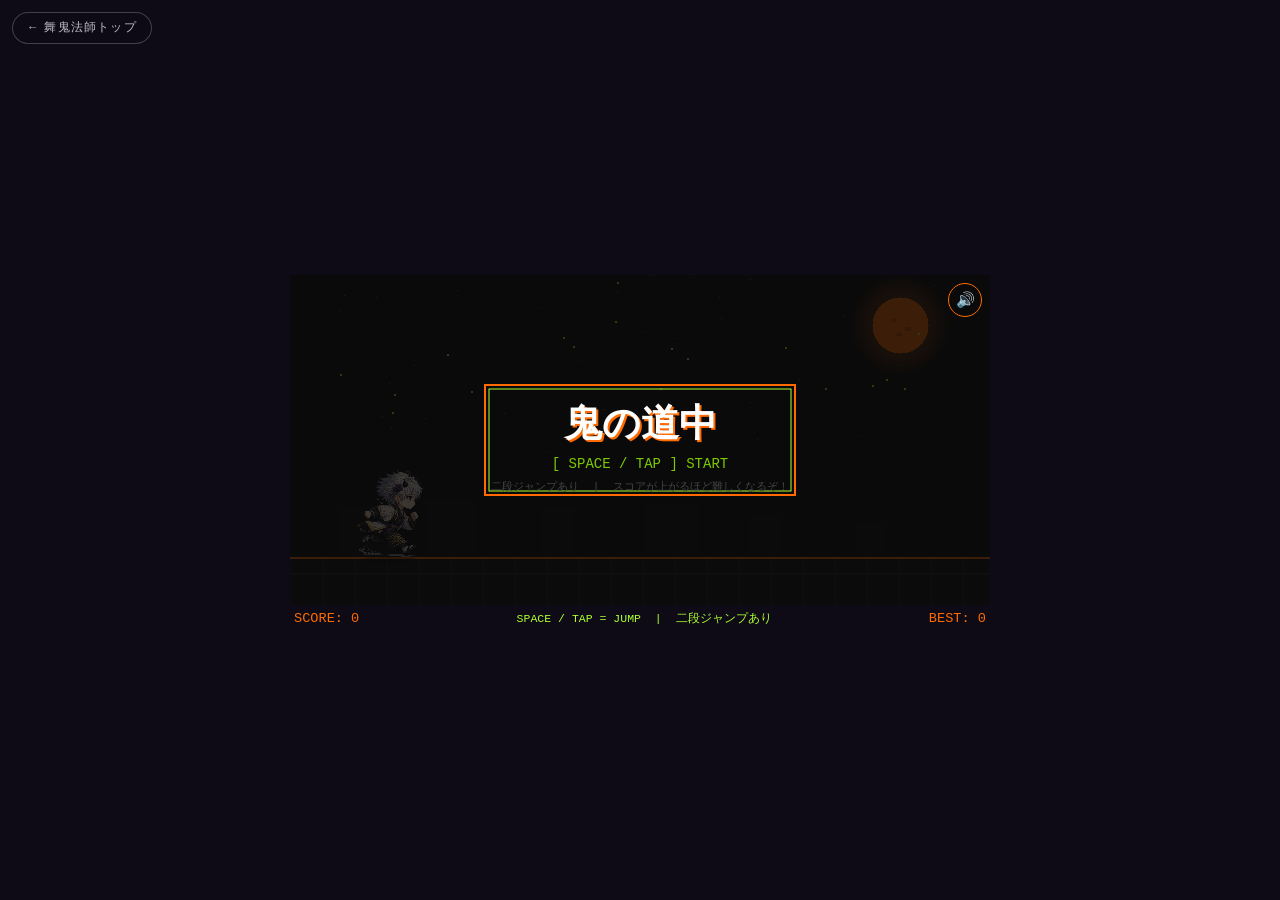
<file: game.html>
<!DOCTYPE html>
<html lang="ja">
<head>
  <meta charset="UTF-8">
  <meta name="viewport" content="width=device-width, initial-scale=1.0">
  <title>鬼の道中｜舞鬼法師（まいきー）ミニゲーム</title>
  <meta name="description" content="舞鬼法師（まいきー）公式サイトのブラウザミニゲーム「鬼の道中」。個人勢Vライバー舞鬼法師と遊べる無料ゲーム。">
  <link rel="canonical" href="https://mikey-master.pages.dev/game">
  <!-- OGP（X / Facebook / LINE 等でのリンク共有用） -->
  <meta property="og:type" content="website">
  <meta property="og:url" content="https://mikey-master.pages.dev/game">
  <meta property="og:title" content="鬼の道中｜舞鬼法師（まいきー）ミニゲーム">
  <meta property="og:description" content="舞鬼法師（まいきー）公式サイトの無料ブラウザミニゲーム「鬼の道中」。障害物をよけてハイスコアを狙え！">
  <meta property="og:image" content="https://mikey-master.pages.dev/assets/images/game-thumb.png">
  <meta property="og:site_name" content="舞鬼法師 | MIKEY MASTER">
  <meta property="og:locale" content="ja_JP">
  <!-- Twitter（X）カード -->
  <meta name="twitter:card" content="summary_large_image">
  <meta name="twitter:site" content="@mai1k_master">
  <meta name="twitter:creator" content="@mai1k_master">
  <meta name="twitter:title" content="鬼の道中｜舞鬼法師（まいきー）ミニゲーム">
  <meta name="twitter:description" content="舞鬼法師（まいきー）公式サイトの無料ブラウザミニゲーム「鬼の道中」。障害物をよけてハイスコアを狙え！">
  <meta name="twitter:image" content="https://mikey-master.pages.dev/assets/images/game-thumb.png">
  <style>
    * { margin: 0; padding: 0; box-sizing: border-box; }
    body {
      background: transparent;
      display: flex;
      flex-direction: column;
      align-items: center;
      justify-content: center;
      min-height: 100vh;
      font-family: 'Courier New', monospace;
      color: #fff;
      image-rendering: pixelated;
      touch-action: none;
      user-select: none;
      -webkit-user-select: none;
    }
    #gameWrapper {
      position: relative;
      image-rendering: pixelated;
      width: min(700px, 100vw);
    }
    #bgm-btn {
      position:absolute; top:8px; right:8px; z-index:10;
      width:34px; height:34px; border-radius:50%;
      background:rgba(10,10,10,.6); border:1px solid #FF6B00;
      color:#fff; font-size:.95rem; cursor:pointer; display:none;
      align-items:center; justify-content:center;
    }
    #bgm-btn:hover { background:rgba(255,107,0,.4); }
    #bgm-btn.on { display:flex; }
    canvas {
      display: block;
      image-rendering: pixelated;
      width: 100%;
      height: auto;
    }
    #ui {
      display: flex;
      justify-content: space-between;
      width: min(700px, 100vw);
      margin-top: 6px;
      padding: 0 4px;
      font-size: clamp(0.65rem, 2.5vw, 0.85rem);
    }
    .ui-score { color: #FF6B00; }
    .ui-hint  { color: #ADFF2F; font-size: clamp(0.55rem, 2vw, 0.72rem); }

    /* 単独で開いたときだけ表示する「トップへ戻る」（iframe埋め込み時は出さない） */
    .back-top {
      position: fixed; z-index: 50; top: 12px; left: 12px; display: none;
      font-family: 'Noto Sans JP', 'Hiragino Sans', sans-serif; font-size: .74rem; letter-spacing: .1em;
      color: rgba(236,232,243,.8); text-decoration: none;
      padding: 7px 14px; border-radius: 999px;
      background: rgba(14,11,22,.7); border: 1px solid rgba(236,232,243,.24);
    }
    .back-top:hover { color: #fff; border-color: #fff; }
    body.standalone .back-top { display: inline-block; }
    body.standalone { background: #0e0b16; }
  </style>
</head>
<body>
  <script>if (window.top === window.self) document.body.classList.add('standalone');</script>
  <a class="back-top" href="index.html#game">← 舞鬼法師トップ</a>
  <div id="gameWrapper">
    <canvas id="gameCanvas" width="700" height="330"></canvas>
    <button id="bgm-btn" aria-label="BGM">🔊</button>
    <audio id="bgm" loop preload="auto">
      <source src="assets/audio/game-bgm.mp3" type="audio/mpeg">
    </audio>
  </div>
  <div id="ui">
    <div class="ui-score">SCORE: <span id="score">0</span></div>
    <div class="ui-hint">SPACE / TAP = JUMP &nbsp;|&nbsp; 二段ジャンプあり</div>
    <div class="ui-score">BEST: <span id="best">0</span></div>
  </div>

  <script>
    const canvas = document.getElementById('gameCanvas');
    const ctx = canvas.getContext('2d');
    ctx.imageSmoothingEnabled = false;
    const W = canvas.width, H = canvas.height;
    const GROUND = H - 48;
    const S = 3; // pixel scale

    // ── カラーパレット（HP準拠）─────────────────────
    const C = {
      _: null,
      W: '#e8e8f0', w: '#b8b8cc',       // 白銀髪
      S: '#1a1a2e',                       // 輪郭
      K: '#1a0828', k: '#2a1040',         // 黒着物
      G: '#FF6B00', g: '#cc4400',         // オレンジ（金→オレンジに変更）
      P: '#ADFF2F', p: '#7DCB00',         // グリーン（紫→グリーンに変更）
      F: '#f5c8a0', f: '#e0a880',         // 肌
      E: '#FF6B00',                       // 目（オレンジ）
      H: '#1a1428',                       // 角
      R: '#e87050',                       // 頬紅
      O: '#ffffff', o: '#d8d8e8',         // 羽織
      B: '#2a1818',                       // 黒手袋
    };

    const SPRITE_IDLE = [
      '_,_,_,_,_,H,W,W,W,W,H,_,_,_,_,_',
      '_,_,_,H,W,W,W,W,W,W,W,W,H,_,_,_',
      '_,_,H,W,W,W,w,W,W,w,W,W,W,H,_,_',
      '_,_,W,W,W,W,W,W,W,W,W,W,W,W,_,_',
      '_,_,W,W,F,F,W,W,W,W,F,F,W,W,_,_',
      '_,_,W,W,F,E,F,W,W,F,f,F,W,W,_,_',
      '_,_,w,W,R,F,F,F,F,F,F,R,W,w,_,_',
      '_,_,_,W,W,F,F,F,F,F,F,W,W,_,_,_',
      '_,_,_,W,W,W,W,W,W,W,W,W,W,_,_,_',
      '_,O,O,O,K,K,K,K,K,K,K,K,O,O,O,_',
      'O,O,o,K,G,K,K,P,K,K,G,K,K,o,O,O',
      'O,o,K,K,K,G,K,K,K,G,K,K,K,K,o,O',
      'O,o,K,K,K,K,K,K,K,K,K,K,K,K,o,O',
      'O,o,K,B,K,K,K,K,K,K,K,B,K,K,o,O',
      'O,o,K,B,G,K,K,K,K,K,G,B,K,K,o,O',
      'O,o,K,K,K,K,K,K,K,K,K,K,K,K,o,O',
      '_,O,K,K,P,K,K,K,K,K,P,K,K,O,O,_',
      '_,_,O,K,K,K,K,K,K,K,K,K,O,_,_,_',
      '_,_,O,K,K,G,K,K,K,G,K,K,O,_,_,_',
      '_,_,O,K,K,K,K,K,K,K,K,K,O,_,_,_',
      '_,_,_,O,K,K,K,K,K,K,K,O,_,_,_,_',
      '_,_,_,O,K,K,K,K,K,K,K,O,_,_,_,_',
      '_,_,_,_,S,S,_,_,_,_,S,S,_,_,_,_',
      '_,_,_,_,S,S,_,_,_,_,S,S,_,_,_,_',
    ];
    const SPRITE_JUMP = [
      '_,_,_,_,_,H,W,W,W,W,H,_,_,_,_,_',
      '_,_,_,H,W,W,W,W,W,W,W,W,H,_,_,_',
      '_,_,H,W,W,W,w,W,W,w,W,W,W,H,_,_',
      '_,_,W,W,W,W,W,W,W,W,W,W,W,W,_,_',
      '_,_,W,W,F,F,W,W,W,W,F,F,W,W,_,_',
      '_,_,W,W,F,E,F,W,W,F,f,F,W,W,_,_',
      '_,_,w,W,R,F,F,F,F,F,F,R,W,w,_,_',
      '_,_,_,W,W,F,F,F,F,F,F,W,W,_,_,_',
      '_,_,_,W,W,W,W,W,W,W,W,W,W,_,_,_',
      '_,O,O,O,K,K,K,K,K,K,K,K,O,O,O,_',
      'O,O,o,K,G,K,K,P,K,K,G,K,K,o,O,O',
      'O,o,K,K,K,G,K,K,K,G,K,K,K,K,o,O',
      'O,o,K,K,K,K,K,K,K,K,K,K,K,K,o,O',
      'O,o,K,B,K,K,K,K,K,K,K,B,K,K,o,O',
      'O,o,K,B,G,K,K,K,K,K,G,B,K,K,o,O',
      'O,o,K,K,K,K,K,K,K,K,K,K,K,K,o,O',
      '_,O,K,K,P,K,K,K,K,K,P,K,K,O,O,_',
      '_,_,O,K,K,K,K,K,K,K,K,K,O,_,_,_',
      '_,_,O,K,K,G,K,K,K,G,K,K,O,_,_,_',
      '_,_,_,O,K,K,K,K,K,K,K,O,_,_,_,_',
      '_,_,_,_,_,O,K,K,K,O,_,_,_,_,_,_',
      '_,_,_,_,S,S,_,_,_,_,S,S,_,_,_,_',
      '_,_,_,S,S,_,_,_,_,_,_,S,S,_,_,_',
      '_,_,_,_,_,_,_,_,_,_,_,_,_,_,_,_',
    ];
    function parseSprite(rows) {
      return rows.map(r => r.split(',').map(k => C[k] ?? null));
    }
    const sprIdle = parseSprite(SPRITE_IDLE);
    const sprJump = parseSprite(SPRITE_JUMP);
    function drawSprite(spr, px, py) {
      spr.forEach((row, ry) => row.forEach((col, rx) => {
        if (!col) return;
        ctx.fillStyle = col;
        ctx.fillRect(Math.floor(px + rx * S), Math.floor(py + ry * S), S, S);
      }));
    }

    // ── 障害物ドット絵 ──────────────────────────────
    const OBS_TORII = [
      'S,G,G,G,G,G,G,G,G,G,G,S',
      'S,G,g,g,g,g,g,g,g,g,G,S',
      'S,S,S,S,S,S,S,S,S,S,S,S',
      '_,_,S,G,G,_,_,G,G,S,_,_',
      '_,_,S,G,G,_,_,G,G,S,_,_',
      '_,_,S,G,G,_,_,G,G,S,_,_',
      '_,_,S,G,G,_,_,G,G,S,_,_',
      '_,_,S,G,G,_,_,G,G,S,_,_',
      '_,_,S,G,G,_,_,G,G,S,_,_',
      '_,_,S,G,G,_,_,G,G,S,_,_',
      '_,_,S,G,G,_,_,G,G,S,_,_',
      '_,_,S,G,G,_,_,G,G,S,_,_',
      '_,_,S,G,G,_,_,G,G,S,_,_',
      '_,_,S,G,G,_,_,G,G,S,_,_',
      '_,_,S,G,G,_,_,G,G,S,_,_',
      '_,_,S,S,S,_,_,S,S,S,_,_',
    ].map(r => r.split(',').map(k => C[k] ?? null));

    const OBS_ROCK = [
      '_,_,S,S,S,S,S,S,_,_',
      '_,S,S,a,a,a,a,S,S,_',
      'S,S,a,a,a,a,a,a,S,S',
      'S,a,a,S,a,a,S,a,a,S',
      'S,a,a,a,a,a,a,a,a,S',
      'S,S,a,a,a,a,a,S,S,_',
      '_,S,S,S,S,S,S,S,_,_',
      '_,_,S,S,S,S,S,_,_,_',
    ].map(r => r.split(',').map(k => k==='a'?'#557755':k==='S'?'#1a1a2e':null));

    const OBS_CANDLE = [
      '_,_,P,P,P,P,_,_',
      '_,P,G,G,G,G,P,_',
      '_,P,G,g,g,G,P,_',
      '_,P,G,G,G,G,P,_',
      '_,_,P,G,G,P,_,_',
      '_,_,_,P,P,_,_,_',
      '_,_,_,P,P,_,_,_',
      '_,_,_,P,P,_,_,_',
      '_,_,_,P,P,_,_,_',
      '_,_,_,P,P,_,_,_',
      '_,_,_,P,P,_,_,_',
      'P,P,P,P,P,P,P,P',
      'P,G,G,G,G,G,G,P',
      'S,S,S,S,S,S,S,S',
    ].map(r => r.split(',').map(k => C[k] ?? null));

    // 高い壁（後半登場）
    const OBS_WALL = [
      'S,G,G,G,S',
      'S,G,g,G,S',
      'S,G,G,G,S',
      'S,G,g,G,S',
      'S,G,G,G,S',
      'S,G,g,G,S',
      'S,G,G,G,S',
      'S,G,g,G,S',
      'S,G,G,G,S',
      'S,G,g,G,S',
      'S,G,G,G,S',
      'S,G,g,G,S',
      'S,G,G,G,S',
      'S,S,S,S,S',
    ].map(r => r.split(',').map(k => C[k] ?? null));

    // 鬼火（空中障害物・難易度上昇で登場）
    const OBS_ONIBI = [
      '_,_,_,P,P,_,_,_',
      '_,_,P,G,G,P,_,_',
      '_,P,G,G,G,G,P,_',
      '_,P,G,O,O,G,G,P',
      'P,G,G,O,O,G,G,P',
      'P,G,G,G,G,G,G,P',
      '_,P,G,G,G,G,P,_',
      '_,P,G,G,G,P,_,_',
      '_,_,P,G,P,_,_,_',
      '_,_,_,P,_,_,_,_',
    ].map(r => r.split(',').map(k => C[k] ?? null));

    const OBS_DEFS = [
      { sprite: OBS_TORII,  cols: 12, rows: 16, hitW: 10, hitH: 16, minScore: 0   },
      { sprite: OBS_ROCK,   cols: 10, rows: 8,  hitW: 8,  hitH: 8,  minScore: 0   },
      { sprite: OBS_CANDLE, cols: 8,  rows: 14, hitW: 6,  hitH: 14, minScore: 0   },
      { sprite: OBS_WALL,   cols: 5,  rows: 14, hitW: 4,  hitH: 14, minScore: 300 },
      // 空中：鬼火（地上では頭上を通過、ジャンプ時のみ当たる）
      { sprite: OBS_ONIBI,  cols: 8,  rows: 10, hitW: 5,  hitH: 6,  minScore: 250, fly: 95 },
    ];

    // ── 状態 ─────────────────────────────────────
    let state = 'title';
    let score = 0, bestScore = 0, frame = 0;

    // ── 難易度計算（スムーズに上昇）─────────────────
    function getSpeed() {
      // score 0→100: 4→5, 100→300: 5→7, 300→600: 7→9, 600+: 9→12（上限）
      if (score < 100)  return 4 + score / 100;
      if (score < 300)  return 5 + (score - 100) / 100;
      if (score < 600)  return 7 + (score - 300) / 150;
      return Math.min(12, 9 + (score - 600) / 300);
    }
    function getObsInterval() {
      // score 0→500: 95→48フレーム
      return Math.max(48, Math.floor(95 - score / 10));
    }

    // ── キャラクター画像（背景を縁から自動透明化）───────
    let CHAR_H = 88;        // 表示する高さ(px)
    let CHAR_W = 60;        // 読み込み後にアスペクト比から再計算
    let charReady = false;
    let charCanvas = null;  // 背景除去済みのオフスクリーン
    let charBBox = { x: 0, y: 0, w: 1, h: 1 };

    const charImg = new Image();
    charImg.onload = () => {
      const iw = charImg.naturalWidth, ih = charImg.naturalHeight;
      const off = document.createElement('canvas');
      off.width = iw; off.height = ih;
      const octx = off.getContext('2d');
      octx.drawImage(charImg, 0, 0);
      const imgData = octx.getImageData(0, 0, iw, ih);
      const d = imgData.data;

      // 背景判定：低彩度かつ暗すぎない（=グレー系の地）。輪郭線(暗)は壁になる
      const isBg = (i) => {
        const r = d[i*4], g = d[i*4+1], b = d[i*4+2];
        const mx = Math.max(r,g,b), mn = Math.min(r,g,b);
        return (mx - mn) < 46 && mx > 92;
      };

      // 縁から塗りつぶし（flood fill）で背景だけ透明化
      const visited = new Uint8Array(iw * ih);
      const stack = [];
      for (let x = 0; x < iw; x++) { stack.push(x, (ih-1)*iw + x); }
      for (let y = 0; y < ih; y++) { stack.push(y*iw, y*iw + iw-1); }
      while (stack.length) {
        const idx = stack.pop();
        if (idx < 0 || idx >= iw*ih || visited[idx]) continue;
        visited[idx] = 1;
        if (!isBg(idx)) continue;
        d[idx*4+3] = 0;
        const x = idx % iw, y = (idx / iw) | 0;
        if (x > 0)    stack.push(idx-1);
        if (x < iw-1) stack.push(idx+1);
        if (y > 0)    stack.push(idx-iw);
        if (y < ih-1) stack.push(idx+iw);
      }
      octx.putImageData(imgData, 0, 0);

      // 残ったキャラ部分の外接矩形
      let minX = iw, minY = ih, maxX = 0, maxY = 0;
      for (let y = 0; y < ih; y++) for (let x = 0; x < iw; x++) {
        if (d[(y*iw + x)*4 + 3] > 40) {
          if (x < minX) minX = x; if (x > maxX) maxX = x;
          if (y < minY) minY = y; if (y > maxY) maxY = y;
        }
      }
      charBBox = { x: minX, y: minY, w: Math.max(1, maxX-minX), h: Math.max(1, maxY-minY) };
      CHAR_W = Math.round(CHAR_H * charBBox.w / charBBox.h);
      charCanvas = off;
      charReady = true;
    };
    charImg.src = 'assets/images/run.png';
    const player = {
      x: 100, _y: GROUND,
      vy: 0, jumping: false, doubleJumped: false,
      update() {
        if (this.jumping) {
          this.vy += 0.55;
          this._y += this.vy;
          if (this._y >= GROUND) {
            this._y = GROUND; this.vy = 0;
            this.jumping = false; this.doubleJumped = false;
          }
        }
      },
      jump() {
        if (!this.jumping)       { this.vy = -13; this.jumping = true; }
        else if (!this.doubleJumped) { this.vy = -11; this.doubleJumped = true; }
      },
      draw() {
        const dw = CHAR_W, dh = CHAR_H;
        const dx = this.x - dw / 2, dy = this._y - dh;
        // 影
        ctx.fillStyle = 'rgba(0,0,0,0.28)';
        ctx.beginPath();
        ctx.ellipse(this.x, GROUND + 3, dw * 0.4, 4, 0, 0, Math.PI * 2);
        ctx.fill();

        if (charReady) {
          ctx.imageSmoothingEnabled = true;
          if (this.jumping) {
            // ジャンプ中は少し前傾
            ctx.save();
            ctx.translate(this.x, dy + dh / 2);
            ctx.rotate(-0.12);
            ctx.drawImage(charCanvas, charBBox.x, charBBox.y, charBBox.w, charBBox.h,
                          -dw/2, -dh/2, dw, dh);
            ctx.restore();
          } else {
            ctx.drawImage(charCanvas, charBBox.x, charBBox.y, charBBox.w, charBBox.h,
                          dx, dy, dw, dh);
          }
          ctx.imageSmoothingEnabled = false;
        } else {
          // 読み込み前のフォールバック（ドット絵）
          drawSprite(this.jumping ? sprJump : sprIdle,
                     this.x - 16*S/2, this._y - 24*S);
        }
      },
      getRect() {
        // 当たり判定は見た目より少し小さめ（理不尽防止）
        const w = CHAR_W * 0.5, h = CHAR_H * 0.78;
        return { x: this.x - w/2, y: this._y - h, w, h };
      }
    };

    // ── 障害物 ────────────────────────────────────
    const obstacles = [];
    let obsTimer = 0;

    function spawnObstacle() {
      const available = OBS_DEFS.filter(d => score >= d.minScore);
      const def = available[Math.floor(Math.random() * available.length)];
      const h = def.rows * S, w = def.cols * S;
      const fly = def.fly || 0;
      obstacles.push({
        x: W + 10, y: GROUND - h - fly, w, h, fly,
        hitW: def.hitW * S, hitH: def.hitH * S,
        sprite: def.sprite, cols: def.cols,
        speed: getSpeed() + Math.random() * 0.8
      });
    }

    // ── 背景 ──────────────────────────────────────
    const stars = Array.from({ length: 50 }, () => ({
      x: Math.random() * W, y: Math.random() * (H * 0.55),
      size: Math.random() < 0.3 ? 2 : 1,
      speed: Math.random() * 0.25 + 0.05
    }));
    const buildings = Array.from({ length: 7 }, (_, i) => ({
      x: i * 110 + Math.random() * 50,
      h: 30 + Math.floor(Math.random() * 35),
      w: 30 + Math.floor(Math.random() * 30),
      speed: 0.7
    }));
    let groundScroll = 0;
    const petals = [];

    function drawBg() {
      ctx.fillStyle = '#0A0A0A';
      ctx.fillRect(0, 0, W, H);

      // 月（オレンジグロー）
      const mx = W - 90, my = 50, mr = 28;
      ctx.fillStyle = '#FF6B00';
      for (let dy = -mr; dy <= mr; dy++)
        for (let dx = -mr; dx <= mr; dx++)
          if (dx*dx + dy*dy <= mr*mr) ctx.fillRect(mx+dx, my+dy, 1, 1);
      ctx.fillStyle = '#cc4400';
      [[-8,-6,4,3],[5,2,6,4],[-3,8,5,3]].forEach(([x,y,w,h]) =>
        ctx.fillRect(mx+x, my+y, w, h));
      ctx.fillStyle = 'rgba(255,107,0,0.06)';
      for (let r = mr+5; r <= mr+22; r+=4) {
        ctx.beginPath(); ctx.arc(mx, my, r, 0, Math.PI*2); ctx.fill();
      }

      // 星
      stars.forEach(s => {
        ctx.fillStyle = s.size === 2 ? '#ADFF2F' : '#557722';
        ctx.fillRect(Math.floor(s.x), Math.floor(s.y), s.size, s.size);
        if (state === 'playing') { s.x -= s.speed; if (s.x < 0) s.x = W; }
      });

      // 遠景シルエット
      buildings.forEach(b => {
        ctx.fillStyle = '#111111';
        ctx.fillRect(Math.floor(b.x), GROUND - b.h, b.w, b.h);
        ctx.fillStyle = '#0A0A0A';
        ctx.beginPath();
        ctx.moveTo(Math.floor(b.x)-6, GROUND-b.h);
        ctx.lineTo(Math.floor(b.x)+b.w/2, GROUND-b.h-14);
        ctx.lineTo(Math.floor(b.x)+b.w+6, GROUND-b.h);
        ctx.fill();
        if (state === 'playing') { b.x -= b.speed; if (b.x+b.w < 0) b.x = W+10; }
      });
    }

    function drawGround() {
      ctx.fillStyle = '#111111';
      ctx.fillRect(0, GROUND, W, H - GROUND);
      ctx.fillStyle = '#FF6B00';
      ctx.fillRect(0, GROUND, W, 2);
      ctx.fillStyle = '#1A1A1A';
      const tw = 32;
      for (let x = (Math.floor(groundScroll) % tw); x < W + tw; x += tw)
        ctx.fillRect(x - tw, GROUND + 2, 2, H - GROUND - 2);
      ctx.fillStyle = '#222222';
      ctx.fillRect(0, GROUND + 16, W, 2);
      if (state === 'playing') groundScroll += getSpeed();
    }

    function updatePetals() {
      if (state === 'playing' && frame % 25 === 0) {
        petals.push({
          x: W + 4, y: GROUND - 20 - Math.random() * 60,
          vx: -(getSpeed() * 0.6 + Math.random()),
          vy: -0.5 + Math.random(), life: 1.0,
          color: Math.random() < 0.5 ? '#ADFF2F' : '#7DCB00'
        });
      }
      for (let i = petals.length - 1; i >= 0; i--) {
        const p = petals[i];
        p.x += p.vx; p.y += p.vy; p.vy += 0.03; p.life -= 0.008;
        if (p.life <= 0 || p.x < -4) { petals.splice(i, 1); continue; }
        ctx.globalAlpha = p.life;
        ctx.fillStyle = p.color;
        ctx.fillRect(Math.floor(p.x), Math.floor(p.y), 3, 2);
        ctx.globalAlpha = 1;
      }
    }

    function checkCollision() {
      const pr = player.getRect();
      return obstacles.some(o => {
        const ox = o.x + (o.w - o.hitW) / 2;
        const oy = o.y + (o.h - o.hitH);
        return pr.x < ox+o.hitW && pr.x+pr.w > ox && pr.y < oy+o.hitH && pr.y+pr.h > oy;
      });
    }

    // ── HUD ──────────────────────────────────────
    function drawHUD() {
      ctx.font = 'bold 14px "Courier New"';
      ctx.textAlign = 'left';
      ctx.fillStyle = '#FF6B00';
      ctx.fillText(`SCORE: ${score}`, 10, 22);

      // 難易度バー
      const spd = getSpeed(), maxSpd = 12;
      const bw = 70, filled = Math.floor((spd - 4) / (maxSpd - 4) * bw);
      ctx.fillStyle = '#222';
      ctx.fillRect(10, 28, bw, 5);
      const barColor = spd < 7 ? '#ADFF2F' : spd < 10 ? '#FF6B00' : '#ff2222';
      ctx.fillStyle = barColor;
      ctx.fillRect(10, 28, Math.max(0, filled), 5);
      ctx.font = '9px "Courier New"';
      ctx.fillStyle = '#555';
      ctx.fillText('SPD', bw + 14, 33);

      // フェーズ表示
      let phase = '';
      if (score >= 600) phase = '⚡ HELL';
      else if (score >= 300) phase = '🔥 HARD';
      else if (score >= 100) phase = '⚡ NORMAL';
      else phase = '✦ EASY';

      if (phase) {
        ctx.font = '11px "Courier New"';
        ctx.fillStyle = score >= 600 ? '#ff2222' : score >= 300 ? '#FF6B00' : '#ADFF2F';
        ctx.textAlign = 'right';
        ctx.fillText(phase, W - 48, 22);
      }

      if (player.doubleJumped) {
        ctx.font = '10px "Courier New"';
        ctx.fillStyle = '#FF6B00';
        ctx.textAlign = 'left';
        ctx.fillText('2ND JUMP!', 10, 46);
      }
    }

    function drawTitle() {
      ctx.fillStyle = 'rgba(10,10,10,0.8)';
      ctx.fillRect(0, 0, W, H);
      ctx.strokeStyle = '#FF6B00'; ctx.lineWidth = 2;
      ctx.strokeRect(W/2-155, H/2-55, 310, 110);
      ctx.strokeStyle = '#ADFF2F'; ctx.lineWidth = 1;
      ctx.strokeRect(W/2-151, H/2-51, 302, 102);
      ctx.font = 'bold 38px serif';
      ctx.textAlign = 'center';
      ctx.fillStyle = '#FF6B00';
      ctx.fillText('鬼の道中', W/2+2, H/2-2);
      ctx.fillStyle = '#ffffff';
      ctx.fillText('鬼の道中', W/2, H/2-4);
      ctx.font = '14px "Courier New"';
      ctx.fillStyle = Math.floor(Date.now()/600)%2===0 ? '#ADFF2F' : '#7DCB00';
      ctx.fillText('[ SPACE / TAP ] START', W/2, H/2+28);
      ctx.font = '11px "Courier New"';
      ctx.fillStyle = '#444';
      ctx.fillText('二段ジャンプあり  |  スコアが上がるほど難しくなるぞ！', W/2, H/2+50);
    }

    function drawDead() {
      ctx.fillStyle = 'rgba(10,10,10,0.8)';
      ctx.fillRect(0, 0, W, H);
      ctx.strokeStyle = '#ff2222'; ctx.lineWidth = 2;
      ctx.strokeRect(W/2-155, H/2-58, 310, 120);
      ctx.font = 'bold 32px serif';
      ctx.textAlign = 'center';
      ctx.fillStyle = '#ff2222';
      ctx.fillText('GAME OVER', W/2, H/2-18);
      ctx.font = '16px "Courier New"';
      ctx.fillStyle = '#FF6B00';
      ctx.fillText(`SCORE: ${score}`, W/2, H/2+10);
      if (score >= bestScore && score > 0) {
        ctx.fillStyle = '#ADFF2F';
        ctx.fillText('★ NEW RECORD! ★', W/2, H/2+34);
      }
      ctx.font = '12px "Courier New"';
      ctx.fillStyle = Math.floor(Date.now()/600)%2===0 ? '#ADFF2F' : '#7DCB00';
      ctx.fillText('[ SPACE / TAP ] RETRY', W/2, H/2+60);
    }

    // ── ゲームループ ──────────────────────────────
    function update() {
      if (state !== 'playing') return;
      frame++;
      score = Math.floor(frame / 6);
      document.getElementById('score').textContent = score;

      obsTimer++;
      if (obsTimer >= getObsInterval()) { spawnObstacle(); obsTimer = 0; }

      const spd = getSpeed();
      for (let i = obstacles.length - 1; i >= 0; i--) {
        obstacles[i].x -= obstacles[i].speed;
        if (obstacles[i].x + obstacles[i].w < -10) obstacles.splice(i, 1);
      }
      player.update();

      if (checkCollision()) {
        state = 'dead';
        bgm.pause();   // ゲームオーバーでBGM停止
        if (score > bestScore) {
          bestScore = score;
          document.getElementById('best').textContent = bestScore;
        }
      }
    }

    function draw() {
      ctx.clearRect(0, 0, W, H);
      drawBg();
      drawGround();
      updatePetals();
      obstacles.forEach(o => {
        drawSprite(o.sprite, o.x, o.y);
        ctx.fillStyle = 'rgba(0,0,0,0.2)';
        ctx.fillRect(o.x+3, GROUND+1, o.w-6, 4);
      });
      player.draw();
      if (state === 'playing') drawHUD();
      if (state === 'title')   drawTitle();
      if (state === 'dead')    drawDead();
    }

    function loop() { update(); draw(); requestAnimationFrame(loop); }

    // ── BGM ──────────────────────────────────
    const bgm = document.getElementById('bgm');
    const bgmBtn = document.getElementById('bgm-btn');
    let bgmMuted = false;
    bgm.volume = 0.4;
    bgm.addEventListener('canplay', () => { bgmBtn.classList.add('on'); });
    bgm.addEventListener('error', () => { bgmBtn.classList.remove('on'); });
    function startBgm() { if (!bgmMuted) bgm.play().catch(() => {}); }
    bgmBtn.addEventListener('click', (e) => {
      e.stopPropagation();
      bgmMuted = !bgmMuted;
      if (bgmMuted) { bgm.pause(); bgmBtn.textContent = '🔇'; }
      else { bgm.play().catch(() => {}); bgmBtn.textContent = '🔊'; }
    });
    // ページ離脱(HP戻る/閉じる)・タブ切替で確実に停止
    window.addEventListener('pagehide', () => bgm.pause());
    document.addEventListener('visibilitychange', () => {
      if (document.hidden) bgm.pause();
      else if (!bgmMuted && state === 'playing') bgm.play().catch(() => {});
    });

    function action() {
      if (state === 'title' || state === 'dead') {
        startBgm();   // ユーザー操作を起点に再生
        state = 'playing';
        frame = 0; score = 0;
        obstacles.length = 0; petals.length = 0;
        obsTimer = 0; groundScroll = 0;
        player._y = GROUND; player.vy = 0;
        player.jumping = false; player.doubleJumped = false;
        document.getElementById('score').textContent = '0';
      } else {
        player.jump();
      }
    }

    document.addEventListener('keydown', e => {
      if (e.code === 'Space' || e.code === 'ArrowUp') { e.preventDefault(); action(); }
    });
    canvas.addEventListener('touchstart', e => { e.preventDefault(); action(); }, { passive: false });
    canvas.addEventListener('mousedown', action);
    loop();
  </script>
</body>
</html>
</file>
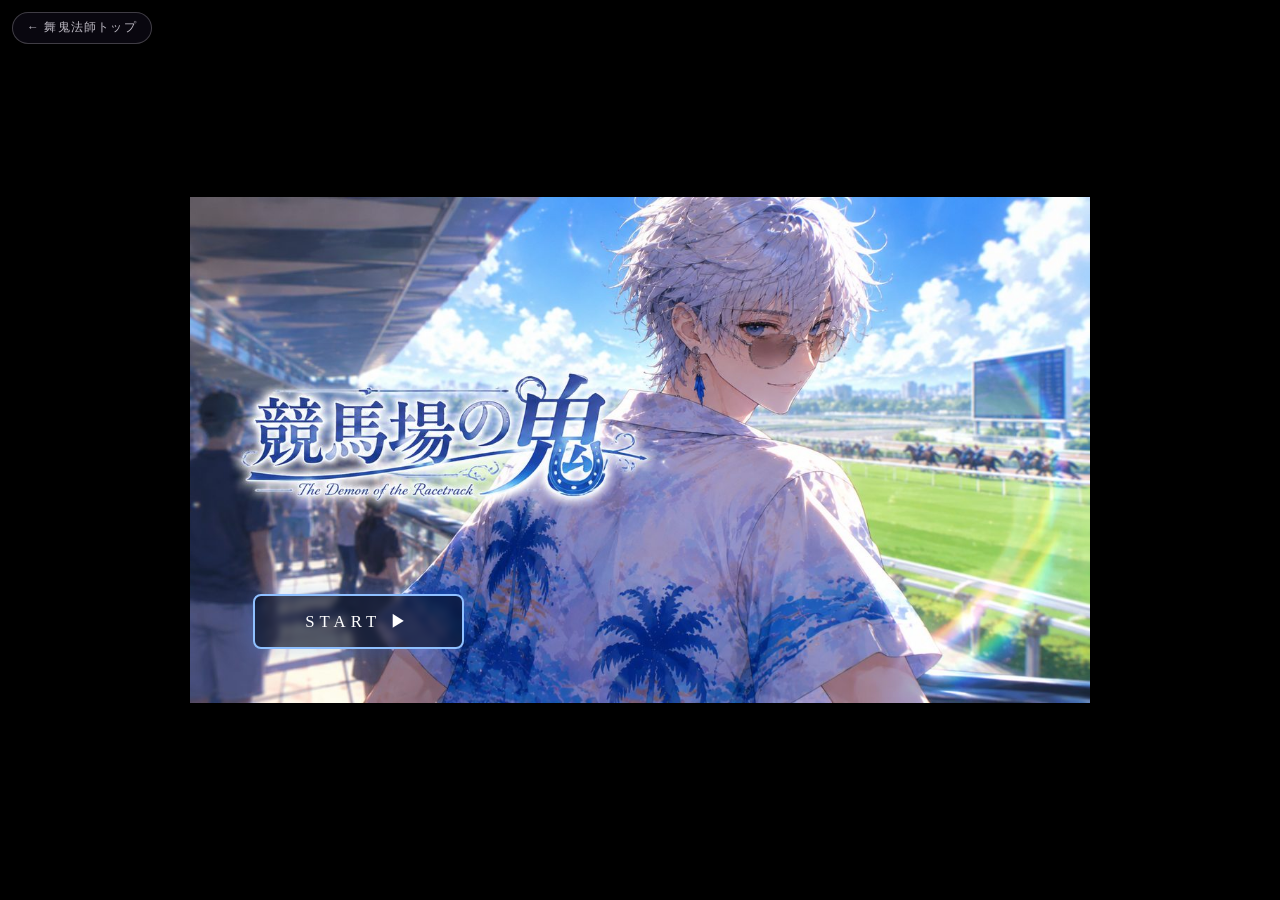
<file: love-game.html>
<!DOCTYPE html>
<html lang="ja">
<head>
  <meta charset="UTF-8">
  <meta name="viewport" content="width=device-width, initial-scale=1.0">
  <title>競馬場の鬼｜舞鬼法師（まいきー）恋愛ミニゲーム</title>
  <meta name="description" content="舞鬼法師（まいきー）公式サイトの恋愛ミニゲーム「競馬場の鬼」。個人勢Vライバー舞鬼法師と遊べる無料ブラウザゲーム。">
  <link rel="canonical" href="https://mikey-master.pages.dev/love-game">
  <!-- OGP（X / Facebook / LINE 等でのリンク共有用） -->
  <meta property="og:type" content="website">
  <meta property="og:url" content="https://mikey-master.pages.dev/love-game">
  <meta property="og:title" content="競馬場の鬼｜舞鬼法師（まいきー）恋愛ミニゲーム">
  <meta property="og:description" content="舞鬼法師（まいきー）公式サイトの無料恋愛ミニゲーム「競馬場の鬼」。舞鬼法師と競馬場でのストーリーを楽しもう！">
  <meta property="og:image" content="https://mikey-master.pages.dev/assets/images/og/love-game-thumb.png">
  <meta property="og:site_name" content="舞鬼法師 | MIKEY MASTER">
  <meta property="og:locale" content="ja_JP">
  <!-- Twitter（X）カード -->
  <meta name="twitter:card" content="summary_large_image">
  <meta name="twitter:site" content="@mai1k_master">
  <meta name="twitter:creator" content="@mai1k_master">
  <meta name="twitter:title" content="競馬場の鬼｜舞鬼法師（まいきー）恋愛ミニゲーム">
  <meta name="twitter:description" content="舞鬼法師（まいきー）公式サイトの無料恋愛ミニゲーム「競馬場の鬼」。舞鬼法師と競馬場でのストーリーを楽しもう！">
  <meta name="twitter:image" content="https://mikey-master.pages.dev/assets/images/og/love-game-thumb.png">
  <style>
    * { margin:0; padding:0; box-sizing:border-box; }
    body {
      background:#000;
      display:flex; flex-direction:column;
      align-items:center; justify-content:center;
      min-height:100vh;
      font-family:'Hiragino Mincho ProN','Yu Mincho',serif;
      color:#fff; touch-action:manipulation;
      user-select:none; -webkit-user-select:none;
    }
    #vn {
      position:relative;
      width:min(900px,100vw);
      aspect-ratio:16/9;
      overflow:hidden;
      background:#000; cursor:pointer;
    }
    /* 背景 */
    #bg {
      position:absolute; inset:0;
      width:100%; height:100%;
      object-fit:cover;
      transition:opacity .5s;
    }
    /* 立ち絵 */
    #char {
      position:absolute;
      right:1%; top:6%;
      height:116%;
      max-width:46%; object-fit:contain; object-position:bottom right;
      image-rendering:auto;
      pointer-events:none;
      opacity:0; transition:opacity .4s;
      filter:drop-shadow(0 -2px 14px rgba(0,0,0,.45));
    }
    #char.show { opacity:1; }
    /* バストアップ（キュン演出）：顔を大きく右寄りに */
    #char.closeup {
      height:128%; top:auto; bottom:-12%; right:0;
    }
    /* ハート */
    #hearts {
      position:absolute; top:14px; left:16px;
      display:flex; gap:6px; z-index:20;
    }
    /* BGMボタン */
    #bgm-btn {
      position:absolute; top:52px; left:16px; right:auto; z-index:25;
      width:38px; height:38px; border-radius:50%;
      background:rgba(8,10,20,.7); border:1px solid rgba(120,160,255,.5);
      color:#fff; font-size:1rem; cursor:pointer; display:none;
      align-items:center; justify-content:center; backdrop-filter:blur(2px);
      transition:background .2s, transform .15s;
    }
    #bgm-btn:hover { background:rgba(60,110,230,.45); transform:scale(1.08); }
    #bgm-btn.on { display:flex; }
    .heart { font-size:clamp(1rem,2.6vw,1.4rem); color:rgba(255,255,255,.25);
      text-shadow:0 1px 3px rgba(0,0,0,.8); transition:color .4s,transform .3s; }
    .heart.on { color:#ff5a7a; transform:scale(1.25); }
    /* メッセージ窓 */
    #textbox {
      position:absolute; left:3%; right:3%; bottom:3.5%;
      min-height:24%;
      background:rgba(8,10,20,.82);
      border:1px solid rgba(120,160,255,.45);
      border-radius:10px;
      padding:clamp(10px,2%,18px) clamp(16px,3%,28px) clamp(10px,2%,16px);
      backdrop-filter:blur(3px);
      z-index:10;
    }
    #speaker {
      display:inline-block;
      font-size:clamp(.8rem,2.1vw,1rem);
      letter-spacing:.1em; margin-bottom:8px;
      padding:3px 16px; border-radius:4px;
      background:linear-gradient(135deg,#3a6ad8,#5a9be8); color:#fff;
      box-shadow:0 2px 8px rgba(0,40,120,.4);
    }
    #speaker.narr { background:transparent; color:rgba(200,220,255,.5);
      padding:0; font-size:clamp(.7rem,1.8vw,.85rem); }
    #text {
      font-size:clamp(.82rem,2.3vw,1.08rem);
      line-height:1.95; color:#f0f4ff;
      min-height:3.4em; text-shadow:0 1px 4px rgba(0,0,0,.6);
    }
    #hint {
      position:absolute; bottom:10px; right:18px;
      font-size:clamp(.6rem,1.7vw,.75rem); color:rgba(140,180,255,.7);
      animation:blink 1.3s infinite;
    }
    @keyframes blink{0%,100%{opacity:1}50%{opacity:.1}}
    /* 選択肢 */
    #choices {
      position:absolute; left:0; right:0; top:34%;
      display:flex; flex-direction:column; gap:clamp(7px,1.4%,11px);
      align-items:center;
      padding:0 clamp(30px,8%,90px);
      opacity:0; pointer-events:none; transition:opacity .35s; z-index:15;
    }
    #choices.show { opacity:1; pointer-events:all; }
    .cbtn {
      width:100%;
      background:rgba(10,14,28,.88);
      border:1px solid rgba(120,160,255,.5);
      color:#eef3ff;
      padding:clamp(9px,1.7%,14px) clamp(14px,3%,24px);
      border-radius:8px;
      font-family:inherit; font-size:clamp(.78rem,2.1vw,.98rem);
      text-align:center; cursor:pointer; letter-spacing:.03em;
      backdrop-filter:blur(2px);
      transition:background .2s,border-color .2s,transform .15s;
    }
    .cbtn:hover { background:rgba(60,110,230,.35); border-color:#8fc0ff;
      transform:translateY(-2px); }
    /* タイトル */
    #title {
      position:absolute; inset:0;
      background:url('assets/images/vn-title.jpg') center/cover no-repeat, #0a0e1a;
      display:flex; flex-direction:column;
      align-items:flex-start; justify-content:flex-end;
      padding:0 0 6% 7%;
      z-index:100;
    }
    #start-btn {
      background:rgba(10,20,45,.7);
      border:2px solid #8fc0ff; color:#fff;
      padding:clamp(10px,1.8%,14px) clamp(30px,6%,52px);
      border-radius:8px;
      font-family:inherit; font-size:clamp(.85rem,2.2vw,1.05rem);
      letter-spacing:.3em; cursor:pointer; backdrop-filter:blur(3px);
      transition:background .25s,box-shadow .25s;
      box-shadow:0 0 20px rgba(80,140,255,.3);
    }
    #start-btn:hover { background:rgba(60,110,230,.6); box-shadow:0 0 30px rgba(120,170,255,.6); }
    /* エンディング */
    #ending {
      position:absolute; inset:0;
      display:flex; flex-direction:column;
      align-items:center; justify-content:center;
      background:rgba(0,0,0,.55);
      z-index:60; opacity:0; pointer-events:none; transition:opacity 1.2s;
    }
    #ending.show { opacity:1; pointer-events:all; }
    #end-title { font-size:clamp(1.1rem,3.4vw,1.7rem); letter-spacing:.35em; margin-bottom:16px;
      text-shadow:0 2px 10px rgba(0,0,0,.9); }
    #end-text { font-size:clamp(.74rem,2vw,.96rem); color:#eef3ff; text-align:center;
      line-height:2.2; max-width:78%; margin-bottom:14px; text-shadow:0 1px 6px rgba(0,0,0,.9);
      background:rgba(8,10,20,.5); padding:18px 24px; border-radius:10px; }
    #end-label { font-size:clamp(.82rem,2.2vw,1.05rem); letter-spacing:.2em; margin-bottom:24px;
      text-shadow:0 1px 6px rgba(0,0,0,.9); }
    #retry-btn {
      background:rgba(10,20,45,.7); border:1px solid #8fc0ff; color:#fff;
      padding:9px 30px; border-radius:8px; font-family:inherit;
      font-size:clamp(.7rem,1.9vw,.88rem); letter-spacing:.15em; cursor:pointer;
    }
    #retry-btn:hover { background:rgba(60,110,230,.5); }

    /* 単独で開いたときだけ表示する「トップへ戻る」（iframe埋め込み時は出さない） */
    .back-top {
      position: fixed; z-index: 50; top: 12px; left: 12px; display: none;
      font-family: 'Noto Sans JP', 'Hiragino Sans', sans-serif; font-size: .74rem; letter-spacing: .1em;
      color: rgba(236,232,243,.8); text-decoration: none;
      padding: 7px 14px; border-radius: 999px;
      background: rgba(14,11,22,.7); border: 1px solid rgba(236,232,243,.24);
    }
    .back-top:hover { color: #fff; border-color: #fff; }
    body.standalone .back-top { display: inline-block; }
  </style>
</head>
<body>
  <script>if (window.top === window.self) document.body.classList.add('standalone');</script>
  <a class="back-top" href="index.html#game">← 舞鬼法師トップ</a>
<div id="vn">
  <img id="bg" alt="">
  <canvas id="char" width="800" height="1200"></canvas>

  <div id="hearts">
    <span class="heart" id="h1">♡</span>
    <span class="heart" id="h2">♡</span>
    <span class="heart" id="h3">♡</span>
  </div>

  <button id="bgm-btn" onclick="toggleBgm(event)" aria-label="BGM">🔊</button>
  <audio id="bgm" loop preload="auto">
    <source src="assets/audio/vn-bgm.mp3" type="audio/mpeg">
  </audio>

  <div id="choices">
    <button class="cbtn" id="c0"></button>
    <button class="cbtn" id="c1"></button>
    <button class="cbtn" id="c2"></button>
  </div>

  <div id="textbox">
    <div id="speaker" class="narr">──</div>
    <div id="text"></div>
    <span id="hint">▼ クリック</span>
  </div>

  <div id="title">
    <button id="start-btn" onclick="startGame()">START ▶</button>
  </div>

  <div id="ending">
    <div id="end-title"></div>
    <div id="end-text"></div>
    <div id="end-label"></div>
    <button id="retry-btn" onclick="retry()">もう一度</button>
  </div>
</div>

<script>
// ─────────────────────────────────────────
//  立ち絵ローダー（薄背景を自動透明化・キャッシュ）
//  ファイルが無ければキャラ非表示で続行
// ─────────────────────────────────────────
const charCache = {};   // key: expr → {canvas,bbox} or 'missing'
const charCv = document.getElementById('char');
const charCtx = charCv.getContext('2d');

function processStanding(img){
  const iw=img.naturalWidth, ih=img.naturalHeight;
  const off=document.createElement('canvas');
  off.width=iw; off.height=ih;
  const o=off.getContext('2d');
  o.drawImage(img,0,0);
  const dat=o.getImageData(0,0,iw,ih), d=dat.data;

  // 四隅をサンプリングして背景タイプを自動判別
  const corner=(cx,cy)=>{const i=(cy*iw+cx)*4;return [d[i],d[i+1],d[i+2]];};
  const cs=[corner(2,2),corner(iw-3,2),corner(2,ih-3),corner(iw-3,ih-3)];
  const avg=cs.reduce((a,c)=>[a[0]+c[0],a[1]+c[1],a[2]+c[2]],[0,0,0]).map(v=>v/4);
  const greenBg = avg[1] > avg[0]+40 && avg[1] > avg[2]+40;   // 緑背景か

  if(greenBg){
    // ── グリーンバック：緑だけを全面除去（髪・白服を完全保持）──
    for(let i=0;i<iw*ih;i++){
      const r=d[i*4],g=d[i*4+1],b=d[i*4+2];
      if(g>r+25 && g>b+25 && g>80){
        d[i*4+3]=0;
        // 緑スピル抑制：縁の緑かぶりを中和
        const m=Math.max(r,b);
        d[i*4+1]=Math.min(g,m);
      }
    }
  } else {
    // ── 白/グレー背景：縁から flood fill（髪が同色だと透ける場合あり）──
    const isBg=(i)=>{const r=d[i*4],g=d[i*4+1],b=d[i*4+2];
      const mx=Math.max(r,g,b),mn=Math.min(r,g,b);
      return (mx-mn)<22 && mx>205;};
    const vis=new Uint8Array(iw*ih), st=[];
    for(let x=0;x<iw;x++){st.push(x,(ih-1)*iw+x);}
    for(let y=0;y<ih;y++){st.push(y*iw,y*iw+iw-1);}
    while(st.length){
      const idx=st.pop();
      if(idx<0||idx>=iw*ih||vis[idx])continue;
      vis[idx]=1; if(!isBg(idx))continue;
      d[idx*4+3]=0;
      const x=idx%iw,y=(idx/iw)|0;
      if(x>0)st.push(idx-1); if(x<iw-1)st.push(idx+1);
      if(y>0)st.push(idx-iw); if(y<ih-1)st.push(idx+iw);
    }
  }
  o.putImageData(dat,0,0);
  let minX=iw,minY=ih,maxX=0,maxY=0;
  for(let y=0;y<ih;y++)for(let x=0;x<iw;x++){
    if(d[(y*iw+x)*4+3]>40){if(x<minX)minX=x;if(x>maxX)maxX=x;if(y<minY)minY=y;if(y>maxY)maxY=y;}
  }
  return {canvas:off, bbox:{x:minX,y:minY,w:Math.max(1,maxX-minX),h:Math.max(1,maxY-minY)}};
}

function setExpression(expr){
  if(!expr || expr==='none'){ charCv.classList.remove('show'); return; }
  const key=expr;
  const draw=(entry)=>{
    if(entry==='missing'){ charCv.classList.remove('show'); return; }
    const {canvas,bbox}=entry;
    // 微笑む・照れる時は顔をバストアップ（キュン演出）
    const closeup = (key==='blush' || key==='smile');
    let sx,sy,sw,sh;
    if(closeup){
      sh = bbox.h*0.46;            // 頭〜胸まで
      sw = Math.min(bbox.w, sh*0.95); // 顔まわりに寄せて少し縦長に
      sx = bbox.x + (bbox.w - sw)/2;
      sy = bbox.y;
    } else {
      sx=bbox.x; sy=bbox.y; sw=bbox.w; sh=bbox.h;
    }
    const ar=sw/sh;
    charCv.width=Math.round(600*ar); charCv.height=600;
    charCtx.clearRect(0,0,charCv.width,charCv.height);
    charCtx.imageSmoothingEnabled=true;
    charCtx.drawImage(canvas,sx,sy,sw,sh,0,0,charCv.width,charCv.height);
    charCv.classList.toggle('closeup', closeup);
    charCv.classList.add('show');
  };
  if(charCache[key]){ draw(charCache[key]); return; }
  const img=new Image();
  img.onload=()=>{ charCache[key]=processStanding(img); draw(charCache[key]); };
  img.onerror=()=>{ charCache[key]='missing'; draw('missing'); };
  img.src='assets/images/vn-char-'+key+'.png';
}

// ─────────────────────────────────────────
//  背景
// ─────────────────────────────────────────
const bgEl=document.getElementById('bg');
const BG_MAP={ tickets:'vn-bg-counter', stand:'vn-bg-stand', dusk:'vn-bg-dusk' };
let curBgName=null;
function setBg(name){
  const file=BG_MAP[name]; if(!file||curBgName===name)return;
  curBgName=name; bgEl.src='assets/images/'+file+'.jpg';
}

// ─────────────────────────────────────────
//  シナリオ（char: normal / blush / smile / surprised / none）
// ─────────────────────────────────────────
const NODES = {
  start:{type:'narration', bg:'tickets', char:'none',
    text:'ウインズの窓口に長い列ができていた。\n第3レースの馬券を買おうと並んでいると、\n隣に涼しげな雰囲気の男が立っていた。', next:'n1'},
  n1:{type:'dialogue', speaker:'舞鬼', char:'normal',
    text:'……チッ。混んでんな。', next:'n2'},
  n2:{type:'narration', char:'normal',
    text:'思わず、声をかけてしまった。', next:'q1'},
  q1:{type:'choice', choices:[
    {text:'競馬、お好きなんですか？', aff:1, next:'r1a'},
    {text:'えっと…邪魔でしたか？すみません', aff:0, next:'r1b'},
    {text:'今日のおすすめ馬、教えてもらえますか？', aff:1, next:'r1c'},
  ]},
  r1a:{type:'dialogue', speaker:'舞鬼', char:'normal',
    text:'あ？　……まあな。\n珍しいな、女で競馬か。\n7レース、サクラノキセキ。買ってみろ。', next:'s2'},
  r1b:{type:'dialogue', speaker:'舞鬼', char:'normal',
    text:'…………（無言で前を向く）', next:'r1b2'},
  r1b2:{type:'narration', char:'normal',
    text:'気まずい沈黙。彼は何も言わなかった。', next:'s2'},
  r1c:{type:'dialogue', speaker:'舞鬼', char:'normal',
    text:'は？　なんで俺が……\n（ため息）\n……7レース、サクラノキセキ。それだけだ。', next:'s2'},

  s2:{type:'narration', bg:'stand', char:'none',
    text:'気がついたら、一緒にスタンドでレースを\n観ていた。', next:'s2b'},
  s2b:{type:'narration', char:'none',
    text:'第7レース、スタート──！\nサクラノキセキが第4コーナーを回り、\n先頭に躍り出た──！', next:'s2c'},
  s2c:{type:'dialogue', speaker:'舞鬼', char:'surprised',
    text:'……来い。来い来い来い……っ、よし！', next:'s2d'},
  s2d:{type:'narration', char:'smile',
    text:'サクラノキセキ、1着。\n男が珍しく声を上げた。\n横顔を見ると、少しだけ笑っていた。', next:'q2'},
  q2:{type:'choice', choices:[
    {text:'すごい！予想通りでしたね！', aff:1, next:'r2a'},
    {text:'私も買っておけばよかった…', aff:0, next:'r2b'},
    {text:'あなたの予想、本物ですね', aff:1, next:'r2c'},
  ]},
  r2a:{type:'dialogue', speaker:'舞鬼', char:'normal',
    text:'……当たり前だ。\n（ふいと目をそらして）\n……今日は、調子が良かっただけだ。', next:'s3'},
  r2b:{type:'dialogue', speaker:'舞鬼', char:'normal',
    text:'……（何も言わず馬券を財布にしまう）', next:'s3'},
  r2c:{type:'dialogue', speaker:'舞鬼', char:'blush',
    text:'…………っ、\n（小さく咳払いして）\n……当然だ。', next:'s3'},

  s3:{type:'narration', bg:'dusk', char:'none',
    text:'レースが終わり、出口へ向かう頃には\n夕方になっていた。', next:'s3b'},
  s3b:{type:'dialogue', speaker:'舞鬼', char:'normal',
    text:'……お前、また来るのか。ここに。', next:'q3'},
  q3:{type:'choice', choices:[
    {text:'はい、来週も来るつもりです', aff:1, next:'r3a'},
    {text:'気分次第ですかね…', aff:0, next:'r3b'},
    {text:'あなたがいるなら、来ます', aff:1, next:'r3c'},
  ]},
  r3a:{type:'dialogue', speaker:'舞鬼', char:'normal',
    text:'……そうか。\n（少し間を置いて）\n来週の第11レースも押さえとけ。', next:'end_calc'},
  r3b:{type:'dialogue', speaker:'舞鬼', char:'normal',
    text:'……ふん。\nまあ、来たいなら来ればいい。', next:'end_calc'},
  r3c:{type:'dialogue', speaker:'舞鬼', char:'blush',
    text:'──っ、\n（顔を背けて）\n…………好きにしろ。', next:'end_calc'},
  end_calc:{type:'end_calc'},
};

// ─────────────────────────────────────────
//  エンジン
// ─────────────────────────────────────────
let aff=0, cur='start', waiting=false, typing=false, fullTxt='', typTimer=null;

function updateHearts(){
  for(let i=1;i<=3;i++){const h=document.getElementById('h'+i);
    const on=aff>=i; h.classList.toggle('on',on); h.textContent=on?'♥':'♡';}
}
function showTxt(t){
  clearTimeout(typTimer); fullTxt=t; typing=true;
  document.getElementById('hint').style.visibility='hidden';
  document.getElementById('text').innerHTML='';
  let i=0;
  (function step(){
    if(i<fullTxt.length){ i++;
      document.getElementById('text').innerHTML=fullTxt.slice(0,i).replace(/\n/g,'<br>');
      typTimer=setTimeout(step,40);
    } else { typing=false; document.getElementById('hint').style.visibility='visible'; }
  })();
}
function skipTxt(){
  clearTimeout(typTimer);
  document.getElementById('text').innerHTML=fullTxt.replace(/\n/g,'<br>');
  typing=false; document.getElementById('hint').style.visibility='visible';
}
function go(id){
  cur=id; const n=NODES[id]; if(!n)return;
  document.getElementById('choices').classList.remove('show');
  if(n.bg) setBg(n.bg);
  if(n.char!==undefined) setExpression(n.char);

  if(n.type==='narration'||n.type==='dialogue'){
    const sp=document.getElementById('speaker');
    if(n.type==='dialogue'){ sp.textContent=n.speaker; sp.className=''; }
    else { sp.textContent='──'; sp.className='narr'; }
    showTxt(n.text); waiting=true;
  } else if(n.type==='choice'){
    document.getElementById('hint').style.visibility='hidden';
    document.getElementById('text').innerHTML='';
    const sp=document.getElementById('speaker'); sp.textContent='選択してください'; sp.className='narr';
    const box=document.getElementById('choices');
    n.choices.forEach((ch,i)=>{
      const b=document.getElementById('c'+i);
      b.textContent=ch.text; b.style.display='block';
      b.onclick=(e)=>{ e.stopPropagation(); aff+=ch.aff; updateHearts();
        box.classList.remove('show'); go(ch.next); };
    });
    for(let i=n.choices.length;i<3;i++) document.getElementById('c'+i).style.display='none';
    setTimeout(()=>box.classList.add('show'),80); waiting=false;
  } else if(n.type==='end_calc'){ showEnding(); }
}
function advance(){
  if(!waiting)return;
  if(typing){ skipTxt(); return; }
  waiting=false; const n=NODES[cur];
  if(n&&n.next) go(n.next);
}
function showEnding(){
  const scr=document.getElementById('ending');
  const ttl=document.getElementById('end-title');
  const txt=document.getElementById('end-text');
  const lbl=document.getElementById('end-label');
  setBg('dusk');
  if(aff>=2){
    setExpression('blush');
    ttl.textContent='GOOD END'; ttl.style.color='#ff7a9a';
    txt.innerHTML='「……来週、第11レースに穴馬がいる。」<br><br>不器用な誘い方だったけど、<br>それが彼なりの言葉だとわかった。<br>夕日に染まった横顔が、ずっと頭に残った。<br><br>「……悪くなかった、今日。」';
    lbl.textContent='♥ また来週 END ♥'; lbl.style.color='#ff7a9a';
  } else {
    setExpression('normal');
    ttl.textContent='NORMAL END'; ttl.style.color='rgba(220,230,255,.7)';
    txt.innerHTML='「……まあ、競馬は面白いだろ。また来い。」<br><br>それだけ言って、彼は人混みに消えた。<br>また会えるかな、と思いながら、<br>私は外れ馬券を握りしめた。';
    lbl.textContent='「また来い」 END'; lbl.style.color='rgba(220,230,255,.6)';
  }
  setTimeout(()=>scr.classList.add('show'),500);
}
// ── BGM ──────────────────────────────────────
const bgm = document.getElementById('bgm');
const bgmBtn = document.getElementById('bgm-btn');
let bgmMuted = false;
bgm.volume = 0.45;
// 音源が読み込めたらボタン表示（無ければ非表示のまま）
bgm.addEventListener('canplay', ()=>{ bgmBtn.classList.add('on'); });
bgm.addEventListener('error', ()=>{ bgmBtn.classList.remove('on'); });
function startBgm(){
  if(bgmMuted) return;
  bgm.play().catch(()=>{});   // 自動再生がブロックされても無視
}
function toggleBgm(e){
  if(e) e.stopPropagation();
  bgmMuted = !bgmMuted;
  if(bgmMuted){ bgm.pause(); bgmBtn.textContent='🔇'; }
  else { bgm.play().catch(()=>{}); bgmBtn.textContent='🔊'; }
}
// ページ離脱(HP戻る/閉じる)・タブ切替で確実に停止
const titleEl = document.getElementById('title');
window.addEventListener('pagehide', ()=>bgm.pause());
document.addEventListener('visibilitychange', ()=>{
  if(document.hidden) bgm.pause();
  else if(!bgmMuted && titleEl.style.display==='none') bgm.play().catch(()=>{});
});

function startGame(){
  document.getElementById('title').style.display='none';
  startBgm();   // ユーザー操作(START)を起点に再生
  aff=0; updateHearts(); go('start');
}
function retry(){
  document.getElementById('ending').classList.remove('show');
  aff=0; updateHearts(); setTimeout(()=>go('start'),350);
}

const vn=document.getElementById('vn');
vn.addEventListener('click', advance);
vn.addEventListener('touchend', e=>{ if(e.target.closest('.cbtn')||e.target.closest('button'))return;
  e.preventDefault(); advance(); }, {passive:false});

// 背景を先読み
['vn-bg-counter','vn-bg-stand','vn-bg-dusk'].forEach(f=>{ const i=new Image(); i.src='assets/images/'+f+'.jpg'; });
</script>
</body>
</html>
</file>
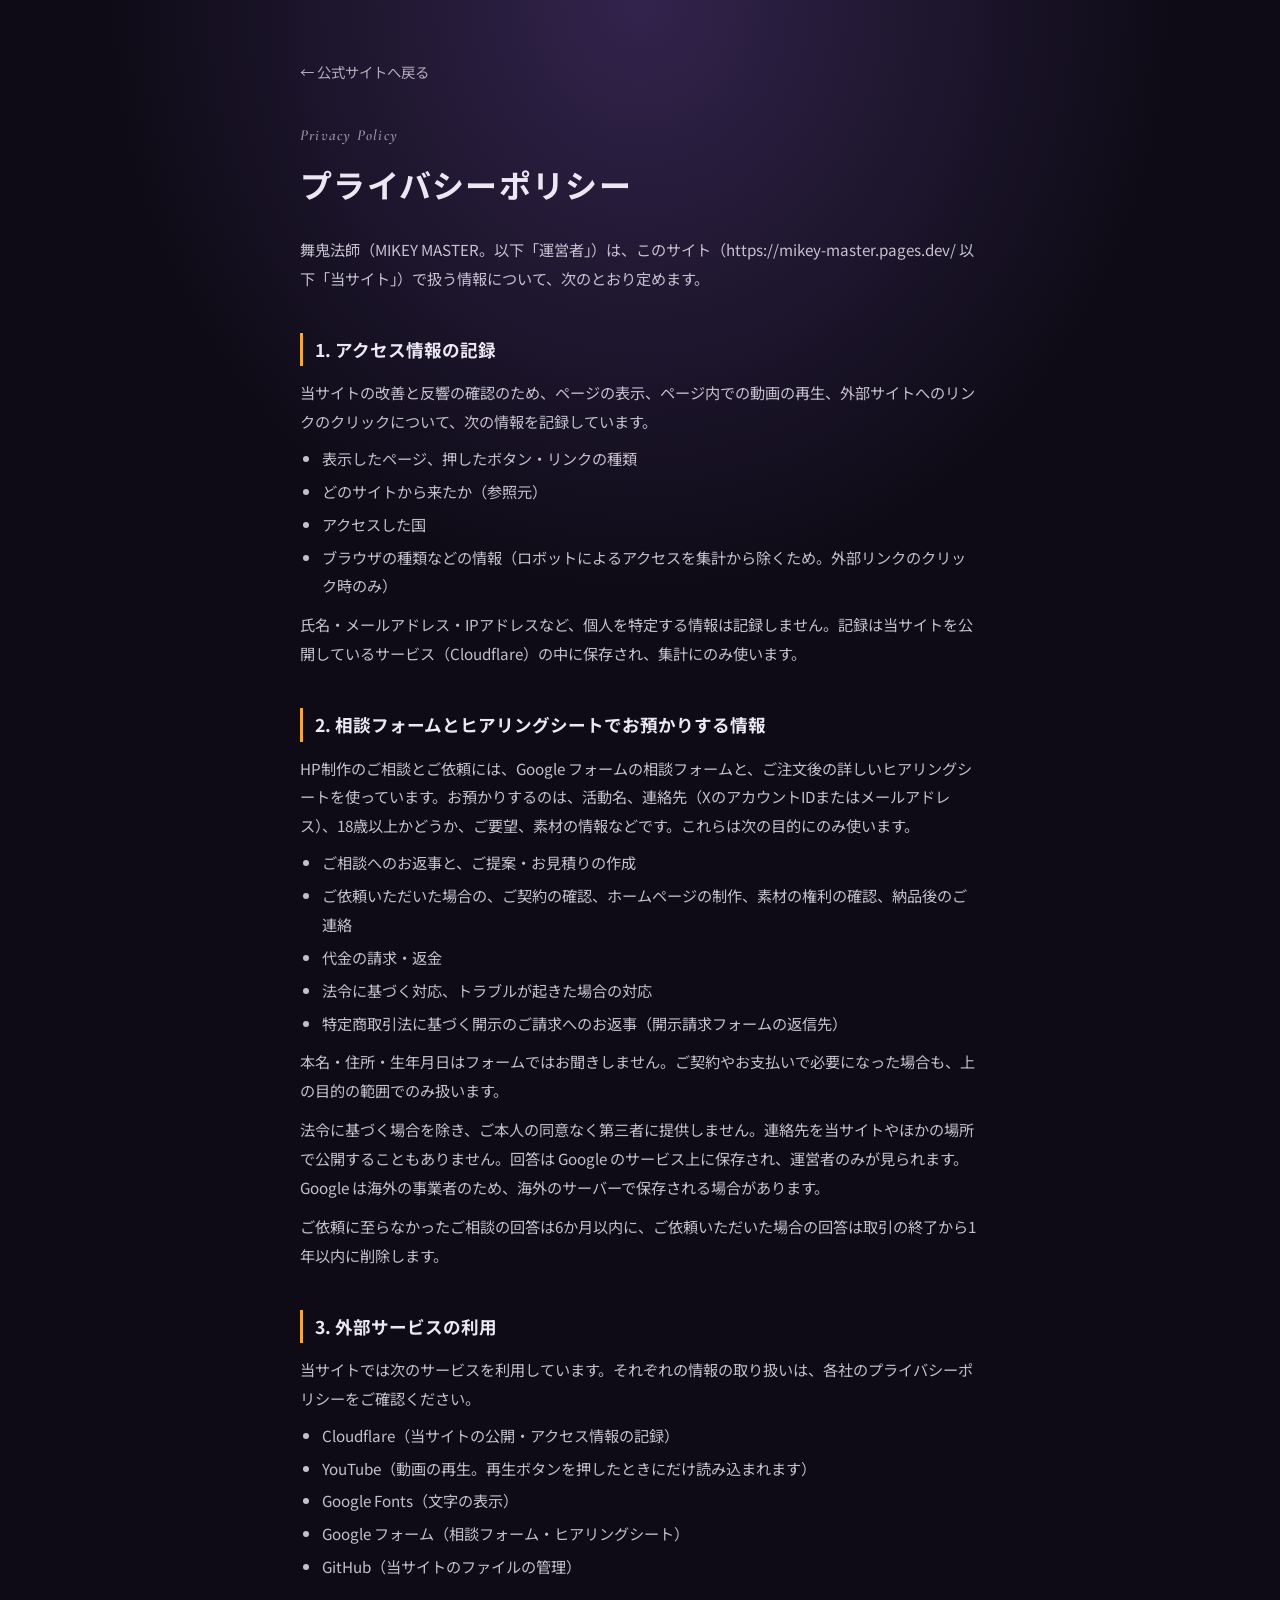
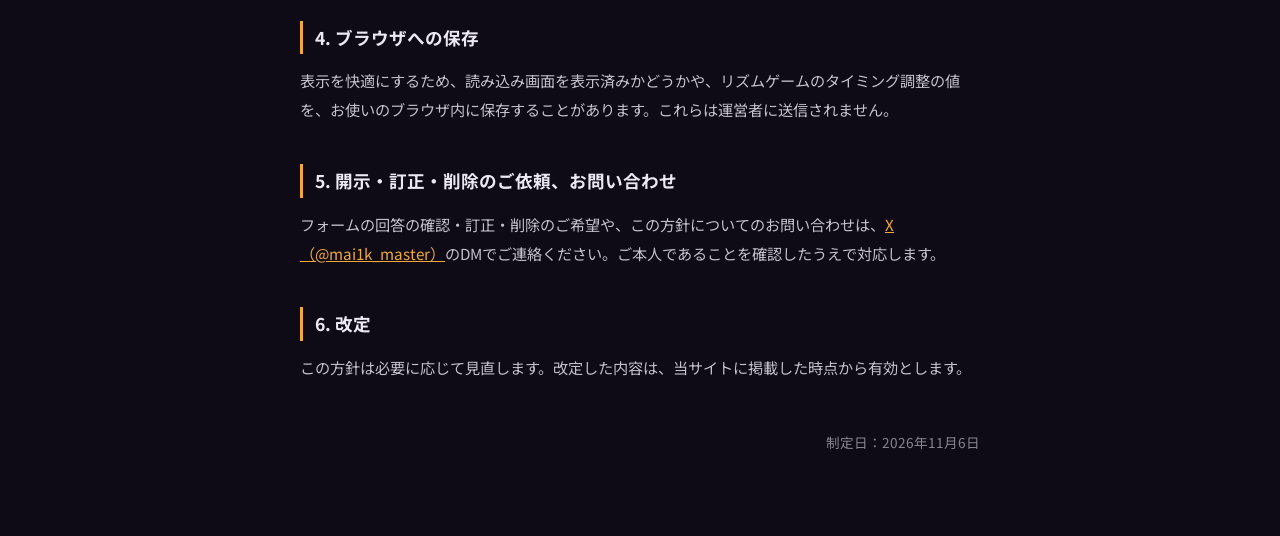
<file: privacy.html>
<!DOCTYPE html>
<html lang="ja">
<head>
  <meta charset="UTF-8">
  <meta name="viewport" content="width=device-width, initial-scale=1.0">
  <title>プライバシーポリシー | 舞鬼法師</title>
  <meta name="description" content="舞鬼法師（まいきー）公式サイトにおける、アクセス情報と相談フォーム・ヒアリングシートの回答の取り扱いについて。">
  <link rel="canonical" href="https://mikey-master.pages.dev/privacy">
  <meta name="theme-color" content="#0e0b16">
  <link rel="icon" type="image/png" href="/assets/images/icons/favicon.png">
  <link rel="preconnect" href="https://fonts.googleapis.com">
  <link rel="preconnect" href="https://fonts.gstatic.com" crossorigin>
  <link href="https://fonts.googleapis.com/css2?family=Cormorant+Garamond:ital,wght@1,600&family=Noto+Sans+JP:wght@400;700&display=swap" rel="stylesheet">
  <style>
    /* 公式サイト（style.css）と同じ配色。読み物なので装飾は最小限 */
    * { margin: 0; padding: 0; box-sizing: border-box; }
    body {
      color: #ece8f3; font-family: 'Noto Sans JP', sans-serif; line-height: 1.9;
      background:
        radial-gradient(60% 40% at 50% 0%, rgba(143, 99, 217, 0.28), transparent 70%),
        #0e0b16;
      min-height: 100vh;
    }
    .wrap { max-width: 720px; margin: 0 auto; padding: 56px 20px 80px; }
    .back { display: inline-block; margin-bottom: 36px; color: rgba(236, 232, 243, 0.72); text-decoration: none; font-size: 0.9rem; }
    .back:hover { color: #f2a93b; }
    .en { font-family: 'Cormorant Garamond', serif; font-style: italic; font-weight: 600; color: rgba(236, 232, 243, 0.6); letter-spacing: 0.08em; }
    h1 { font-size: clamp(1.5rem, 5vw, 2rem); margin: 4px 0 20px; letter-spacing: 0.04em; }
    .lead { color: rgba(236, 232, 243, 0.82); margin-bottom: 36px; }
    h2 { font-size: 1.1rem; margin: 40px 0 12px; padding-left: 12px; border-left: 3px solid #f2a93b; }
    p, li { color: rgba(236, 232, 243, 0.82); font-size: 0.95rem; }
    p + p { margin-top: 10px; }
    ul { padding-left: 1.4em; margin: 8px 0 10px; }
    li + li { margin-top: 4px; }
    a { color: #f2a93b; }
    a:focus-visible { outline: 2px solid #f2a93b; outline-offset: 3px; }
    .date { margin-top: 48px; text-align: right; font-size: 0.85rem; color: rgba(236, 232, 243, 0.55); }
  </style>
</head>
<body>
  <main class="wrap">
    <a href="/" class="back">← 公式サイトへ戻る</a>
    <p class="en">Privacy Policy</p>
    <h1>プライバシーポリシー</h1>
    <p class="lead">舞鬼法師（MIKEY MASTER。以下「運営者」）は、このサイト（https://mikey-master.pages.dev/ 以下「当サイト」）で扱う情報について、次のとおり定めます。</p>

    <h2>1. アクセス情報の記録</h2>
    <p>当サイトの改善と反響の確認のため、ページの表示、ページ内での動画の再生、外部サイトへのリンクのクリックについて、次の情報を記録しています。</p>
    <ul>
      <li>表示したページ、押したボタン・リンクの種類</li>
      <li>どのサイトから来たか（参照元）</li>
      <li>アクセスした国</li>
      <li>ブラウザの種類などの情報（ロボットによるアクセスを集計から除くため。外部リンクのクリック時のみ）</li>
    </ul>
    <p>氏名・メールアドレス・IPアドレスなど、個人を特定する情報は記録しません。記録は当サイトを公開しているサービス（Cloudflare）の中に保存され、集計にのみ使います。</p>

    <h2>2. 相談フォームとヒアリングシートでお預かりする情報</h2>
    <p>HP制作のご相談とご依頼には、Google フォームの相談フォームと、ご注文後の詳しいヒアリングシートを使っています。お預かりするのは、活動名、連絡先（XのアカウントIDまたはメールアドレス）、18歳以上かどうか、ご要望、素材の情報などです。これらは次の目的にのみ使います。</p>
    <ul>
      <li>ご相談へのお返事と、ご提案・お見積りの作成</li>
      <li>ご依頼いただいた場合の、ご契約の確認、ホームページの制作、素材の権利の確認、納品後のご連絡</li>
      <li>代金の請求・返金</li>
      <li>法令に基づく対応、トラブルが起きた場合の対応</li>
      <li>特定商取引法に基づく開示のご請求へのお返事（開示請求フォームの返信先）</li>
    </ul>
    <p>本名・住所・生年月日はフォームではお聞きしません。ご契約やお支払いで必要になった場合も、上の目的の範囲でのみ扱います。</p>
    <p>法令に基づく場合を除き、ご本人の同意なく第三者に提供しません。連絡先を当サイトやほかの場所で公開することもありません。回答は Google のサービス上に保存され、運営者のみが見られます。Google は海外の事業者のため、海外のサーバーで保存される場合があります。</p>
    <p>ご依頼に至らなかったご相談の回答は6か月以内に、ご依頼いただいた場合の回答は取引の終了から1年以内に削除します。</p>

    <h2>3. 外部サービスの利用</h2>
    <p>当サイトでは次のサービスを利用しています。それぞれの情報の取り扱いは、各社のプライバシーポリシーをご確認ください。</p>
    <ul>
      <li>Cloudflare（当サイトの公開・アクセス情報の記録）</li>
      <li>YouTube（動画の再生。再生ボタンを押したときにだけ読み込まれます）</li>
      <li>Google Fonts（文字の表示）</li>
      <li>Google フォーム（相談フォーム・ヒアリングシート）</li>
      <li>GitHub（当サイトのファイルの管理）</li>
    </ul>

    <h2>4. ブラウザへの保存</h2>
    <p>表示を快適にするため、読み込み画面を表示済みかどうかや、リズムゲームのタイミング調整の値を、お使いのブラウザ内に保存することがあります。これらは運営者に送信されません。</p>

    <h2>5. 開示・訂正・削除のご依頼、お問い合わせ</h2>
    <p>フォームの回答の確認・訂正・削除のご希望や、この方針についてのお問い合わせは、<a href="https://x.com/mai1k_master" target="_blank" rel="noopener">X（@mai1k_master）</a>のDMでご連絡ください。ご本人であることを確認したうえで対応します。</p>

    <h2>6. 改定</h2>
    <p>この方針は必要に応じて見直します。改定した内容は、当サイトに掲載した時点から有効とします。</p>

    <p class="date">制定日：2026年11月6日</p>
  </main>
</body>
</html>
</file>
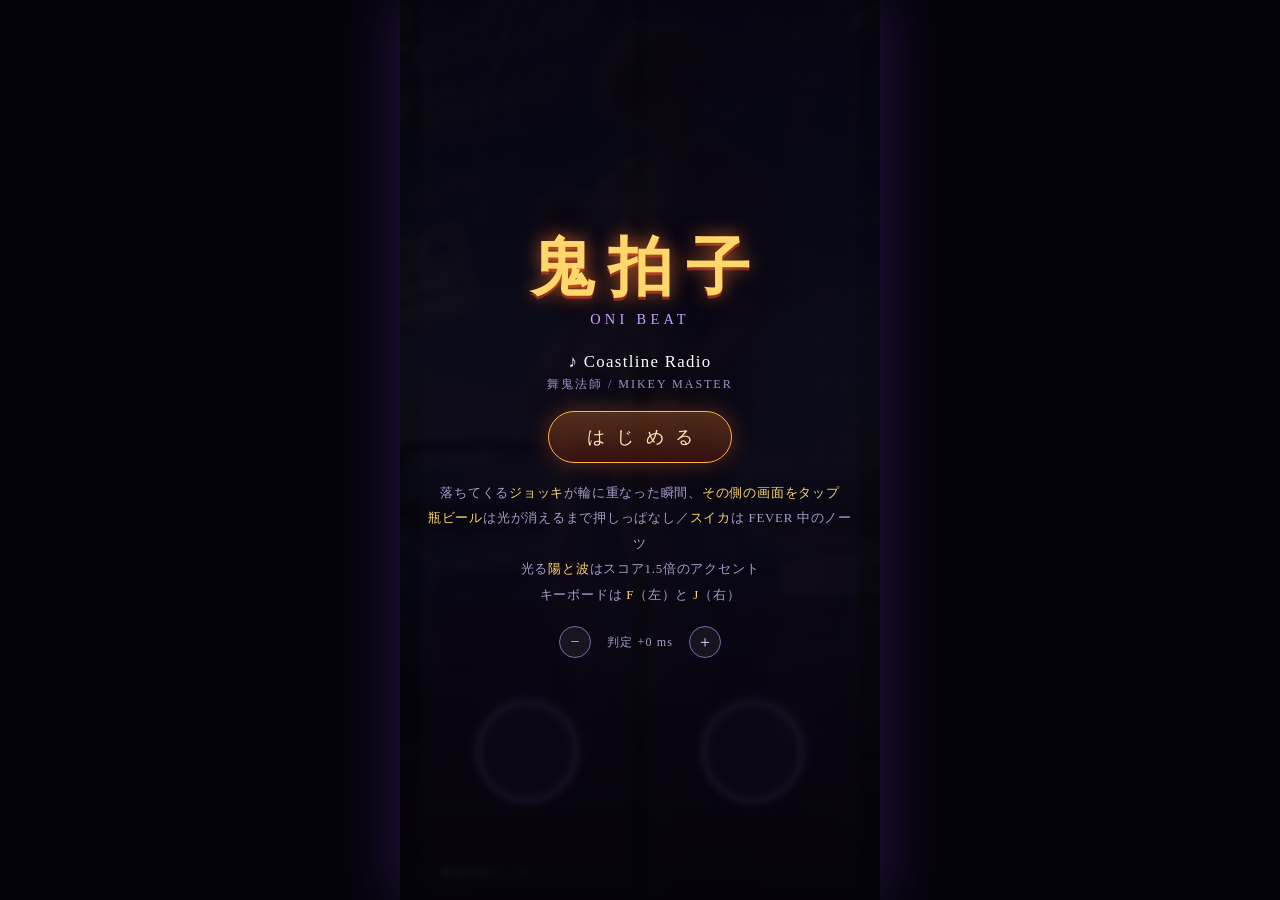
<file: rhythm-game.html>
<!DOCTYPE html>
<html lang="ja">
<head>
  <meta charset="UTF-8">
  <meta name="viewport" content="width=device-width, initial-scale=1.0, viewport-fit=cover">
  <title>鬼拍子｜舞鬼法師（まいきー）リズムゲーム</title>
  <meta name="description" content="舞鬼法師（まいきー）公式サイトのリズムゲーム「鬼拍子」。オリジナル曲「Coastline Radio」に合わせてビールジョッキのノーツを叩く無料ブラウザゲーム。">
  <link rel="canonical" href="https://mikey-master.pages.dev/rhythm-game">
  <!-- OGP（X / Facebook / LINE 等でのリンク共有用） -->
  <meta property="og:type" content="website">
  <meta property="og:url" content="https://mikey-master.pages.dev/rhythm-game">
  <meta property="og:title" content="鬼拍子｜舞鬼法師（まいきー）リズムゲーム">
  <meta property="og:description" content="舞鬼法師（まいきー）のオリジナル曲「Coastline Radio」で遊べる無料リズムゲーム「鬼拍子」。左右2レーンで夏のノーツを叩き、FEVER TIME を狙え！">
  <meta property="og:image" content="https://mikey-master.pages.dev/assets/images/og/rhythm-game-thumb.jpg">
  <meta property="og:site_name" content="舞鬼法師 | MIKEY MASTER">
  <meta property="og:locale" content="ja_JP">
  <!-- Twitter（X）カード -->
  <meta name="twitter:card" content="summary_large_image">
  <meta name="twitter:site" content="@mai1k_master">
  <meta name="twitter:creator" content="@mai1k_master">
  <meta name="twitter:title" content="鬼拍子｜舞鬼法師（まいきー）リズムゲーム">
  <meta name="twitter:description" content="舞鬼法師（まいきー）のオリジナル曲「Coastline Radio」で遊べる無料リズムゲーム「鬼拍子」。">
  <meta name="twitter:image" content="https://mikey-master.pages.dev/assets/images/og/rhythm-game-thumb.jpg">
  <link rel="icon" href="assets/images/icons/favicon.png">
  <style>
    * { margin:0; padding:0; box-sizing:border-box; }
    html, body { height:100%; }
    body {
      background:#05030a;
      display:flex; align-items:center; justify-content:center;
      font-family:'Hiragino Mincho ProN','Yu Mincho',serif;
      color:#fff;
      touch-action:none; overscroll-behavior:none;
      user-select:none; -webkit-user-select:none;
      -webkit-tap-highlight-color:transparent;
    }
    /* 画面いっぱいの縦長ステージ。実際の画面比率に合わせて描画する */
    #stage {
      position:relative;
      /* 横長・背の低い画面でも縦長比率(9:16以上)を保つ。判定ラインが画面外に出ないように */
      width:min(100vw, 480px, 56.25vh); width:min(100vw, 480px, 56.25dvh);
      height:100vh; height:100dvh;
      overflow:hidden;
      background:#05030a;
      box-shadow:0 0 60px rgba(120,60,200,.35);
    }
    /* ===== 背景レイヤー（差し替え前提・CONFIG.bg で切替） ===== */
    #bg-layer {
      position:absolute; inset:0;
      background-size:cover; background-position:center;
      filter:blur(2px) saturate(.85) brightness(.62);
      transform:scale(1.08);
      animation:bgDrift 24s ease-in-out infinite alternate;
    }
    #bg-layer video, #bg-layer img {
      width:100%; height:100%; object-fit:cover; display:block;
    }
    @keyframes bgDrift {
      from { transform:scale(1.06) translate3d(0,0,0); }
      to   { transform:scale(1.14) translate3d(0,-2%,0); }
    }
    #bg-veil {
      position:absolute; inset:0;
      background:linear-gradient(180deg, rgba(5,3,10,.82) 0%, rgba(6,2,16,.55) 38%, rgba(4,2,8,.94) 100%);
      transition:background .6s ease;
    }
    #stage.fever #bg-veil {
      background:linear-gradient(180deg, rgba(38,14,4,.80) 0%, rgba(30,8,18,.5) 38%, rgba(18,3,8,.92) 100%);
    }
    canvas { position:absolute; inset:0; width:100%; height:100%; display:block; }

    /* ===== オーバーレイ UI ===== */
    .overlay {
      position:absolute; inset:0; z-index:5;
      display:flex; flex-direction:column;
      align-items:center; justify-content:center;
      gap:18px; padding:24px;
      background:rgba(5,3,10,.82);
      backdrop-filter:blur(3px);
      text-align:center;
    }
    .overlay.hidden { display:none; }
    .oni-title {
      font-size:clamp(2.4rem, 13vw, 4rem);
      letter-spacing:.22em; text-indent:.22em;
      color:#ffd76a;
      text-shadow:0 0 18px rgba(255,120,40,.75), 0 3px 0 #7b1f1f;
    }
    .oni-sub { font-size:clamp(.7rem,3.4vw,.9rem); letter-spacing:.3em; color:#c9a2ff; }
    .song { margin-top:6px; font-size:clamp(.85rem,4vw,1.05rem); color:#fff; letter-spacing:.08em; }
    .song small { display:block; margin-top:4px; font-size:.72em; color:#9d8fc4; letter-spacing:.16em; }
    .btn {
      appearance:none; border:1px solid #ffb347;
      background:linear-gradient(180deg, rgba(255,140,40,.28), rgba(120,30,10,.4));
      color:#ffe6b8; font-family:inherit;
      font-size:clamp(.9rem,4.2vw,1.1rem); letter-spacing:.2em; text-indent:.2em;
      padding:13px 34px; border-radius:999px; cursor:pointer;
      box-shadow:0 0 22px rgba(255,120,40,.3);
      transition:transform .12s ease, box-shadow .2s ease;
    }
    .btn:hover { box-shadow:0 0 30px rgba(255,150,60,.55); }
    .btn:active { transform:scale(.96); }
    .btn.ghost { border-color:#7a6aa8; background:rgba(255,255,255,.05); color:#cfc4ee; box-shadow:none; }
    .btn.yt {
      border-color:#FF0000; background:#FF0000; color:#fff;
      box-shadow:0 0 24px rgba(255,0,0,.45); text-decoration:none;
    }
    .btn.yt:hover { box-shadow:0 0 34px rgba(255,0,0,.7); }
    .result-cta { display:flex; flex-direction:column; align-items:center; gap:8px; margin:4px 0 2px; }
    .result-cta small { color:#9d8fc4; font-size:clamp(.68rem,3vw,.78rem); letter-spacing:.06em; }
    .howto { font-size:clamp(.68rem,3.2vw,.8rem); line-height:2; color:#a99ec9; letter-spacing:.06em; }
    .howto b { color:#ffd76a; font-weight:normal; }

    .tuner { display:flex; align-items:center; gap:12px; font-size:.75rem; color:#a99ec9; letter-spacing:.1em; }
    .tuner button {
      width:32px; height:32px; border-radius:50%; cursor:pointer;
      border:1px solid #7a6aa8; background:rgba(255,255,255,.06);
      color:#cfc4ee; font-family:inherit; font-size:1rem; line-height:1;
    }
    .tuner span { min-width:74px; }

    /* リザルト */
    .rank { font-size:clamp(4rem,22vw,6.5rem); line-height:1; color:#ffd76a;
            text-shadow:0 0 30px rgba(255,140,40,.8), 0 4px 0 #7b1f1f; }
    .result-score { font-size:clamp(1.5rem,8vw,2.2rem); letter-spacing:.1em; color:#fff; }
    .result-table {
      display:inline-grid; grid-template-columns:auto auto; gap:3px 26px;
      font-size:clamp(.72rem,3.4vw,.86rem); line-height:2; letter-spacing:.1em;
    }
    .result-table i { font-style:normal; color:#9d8fc4; text-align:left; }
    .result-table b { color:#fff; font-weight:normal; text-align:right; font-variant-numeric:tabular-nums; }
    .result-table .full { grid-column:1 / -1; text-align:center; color:#ffd76a; margin-top:6px; }
    .result-actions { display:flex; gap:12px; flex-wrap:wrap; justify-content:center; }

    /* 画面内ボタン（ポーズ・ミュート） */
    .hud-btn {
      position:absolute; z-index:4; width:42px; height:42px;
      display:flex; align-items:center; justify-content:center;
      border:none; border-radius:12px; cursor:pointer;
      background:rgba(10,8,20,.55); color:#a8e6d8;
      backdrop-filter:blur(2px);
    }
    .hud-btn svg { width:20px; height:20px; fill:currentColor; }
    #pause-btn { top:12px; left:12px; }
    #mute-btn  { bottom:12px; right:12px; border-radius:50%; color:#d8cff2; }
    #mute-btn.muted { color:#7a6f95; }
    .hud-btn.hidden { display:none; }

    #back-link {
      position:absolute; z-index:4; bottom:14px; left:14px;
      font-size:.7rem; letter-spacing:.14em; color:#8d82ad;
      text-decoration:none; padding:6px 10px; border-radius:999px;
      background:rgba(10,8,20,.5);
    }
    #back-link:hover { color:#ffd76a; }
    #back-link.hidden { display:none; }
    #loading { font-size:.8rem; letter-spacing:.24em; color:#8d82ad; }
  </style>
</head>
<body>
<div id="stage">
  <div id="bg-layer"></div>
  <div id="bg-veil"></div>
  <canvas id="cv"></canvas>

  <button id="pause-btn" class="hud-btn hidden" aria-label="ポーズ">
    <svg viewBox="0 0 24 24"><path d="M7 5h3.5v14H7zM13.5 5H17v14h-3.5z"/></svg>
  </button>
  <button id="mute-btn" class="hud-btn hidden" aria-label="ミュート切替">
    <svg viewBox="0 0 24 24"><path d="M4 9v6h4l5 4V5L8 9H4z"/></svg>
  </button>
  <a id="back-link" href="index.html#game">← 舞鬼法師トップ</a>

  <!-- タイトル -->
  <div class="overlay" id="ov-title">
    <div>
      <h1 class="oni-title">鬼拍子</h1>
      <p class="oni-sub">ONI BEAT</p>
    </div>
    <p class="song">♪ Coastline Radio<small>舞鬼法師 / MIKEY MASTER</small></p>
    <button class="btn" id="start-btn">は じ め る</button>
    <p class="howto">
      落ちてくる<b>ジョッキ</b>が輪に重なった瞬間、<b>その側の画面をタップ</b><br>
      <b>瓶ビール</b>は光が消えるまで押しっぱなし／<b>スイカ</b>は FEVER 中のノーツ<br>
      光る<b>陽と波</b>はスコア1.5倍のアクセント<br>
      キーボードは <b>F</b>（左）と <b>J</b>（右）
    </p>
    <div class="tuner">
      <button type="button" id="off-minus" aria-label="オフセットを下げる">−</button>
      <span id="off-label">判定 +0 ms</span>
      <button type="button" id="off-plus" aria-label="オフセットを上げる">＋</button>
    </div>
    <p id="loading"></p>
  </div>

  <!-- ポーズ -->
  <div class="overlay hidden" id="ov-pause">
    <h2 class="oni-title" style="font-size:clamp(1.6rem,9vw,2.4rem)">一 服</h2>
    <div class="result-actions">
      <button class="btn" id="resume-btn">つ づ け る</button>
      <button class="btn ghost" id="retry-btn">やりなおす</button>
    </div>
  </div>

  <!-- リザルト -->
  <div class="overlay hidden" id="ov-result">
    <div class="rank" id="r-rank">S</div>
    <div class="result-score" id="r-score">0</div>
    <div class="result-table" id="r-table"></div>
    <div class="result-cta">
      <small>いま聴いた曲のフルMV</small>
      <a class="btn yt" id="yt-cta" href="/go/coastline-radio?src=game"
         target="_blank" rel="noopener">▶ 原曲を YouTube で聴く</a>
    </div>
    <div class="result-actions">
      <button class="btn" id="again-btn">もう一度</button>
      <a class="btn ghost" href="index.html#game" style="text-decoration:none">もどる</a>
    </div>
  </div>
</div>

<script>
/* ==========================================================================
   鬼拍子 / ONI BEAT
   舞鬼法師 オリジナル曲「Coastline Radio」用 2レーン リズムゲーム

   譜面（CHART）は楽曲のオンセット解析から生成した固定データ。
   BPM 137.82 / 先頭オフセット 0.140s。
   ========================================================================== */

/* --- 差し替え用の設定。背景はここだけ変えれば入れ替わる ------------------ */
const CONFIG = {
  audio:  'assets/audio/coastline-radio.mp3',
  title:  'Coastline Radio',
  bg: {
    mode: 'image',                        // 'image' | 'video' | 'none'
    src:  'assets/images/rhythm-bg.jpg',  // mode:'video' なら .mp4 を指定
  },
  approach: 1.55,   // ノーツが画面上端から判定線まで落ちる秒数（小さいほど速い）
};

const CHART = {"bpm":137.81999999999925,"offset":0.14,"duration":179.72,"fever":[[106.366,120.297],[163.832,177.763]],"notes":[{"t":3.623,"lane":0,"type":"mug"},{"t":5.364,"lane":1,"type":"mug"},{"t":7.106,"lane":0,"type":"mug"},{"t":8.847,"lane":1,"type":"mug"},{"t":10.588,"lane":0,"type":"mug"},{"t":10.806,"lane":1,"type":"mug"},{"t":11.024,"lane":0,"type":"mug"},{"t":12.33,"lane":1,"type":"bottle","len":0.827},{"t":13.418,"lane":1,"type":"mug"},{"t":13.636,"lane":0,"type":"mug"},{"t":14.071,"lane":1,"type":"bottle","len":1.306},{"t":15.813,"lane":0,"type":"bottle","len":1.306},{"t":17.554,"lane":1,"type":"bottle","len":1.306},{"t":19.295,"lane":0,"type":"bottle","len":1.306},{"t":21.037,"lane":1,"type":"bottle","len":1.306},{"t":22.778,"lane":0,"type":"bottle","len":1.045},{"t":24.084,"lane":1,"type":"mug"},{"t":24.52,"lane":0,"type":"mug"},{"t":24.737,"lane":1,"type":"sun"},{"t":24.955,"lane":0,"type":"bottle","len":0.61},{"t":25.826,"lane":1,"type":"mug"},{"t":26.261,"lane":0,"type":"sun"},{"t":26.696,"lane":1,"type":"bottle","len":1.306},{"t":29.744,"lane":0,"type":"bottle","len":1.306},{"t":31.485,"lane":1,"type":"bottle","len":1.306},{"t":33.227,"lane":0,"type":"bottle","len":1.306},{"t":34.968,"lane":1,"type":"bottle","len":1.306},{"t":36.709,"lane":0,"type":"bottle","len":1.306},{"t":38.451,"lane":1,"type":"bottle","len":1.306},{"t":40.192,"lane":0,"type":"bottle","len":0.828},{"t":41.281,"lane":1,"type":"mug"},{"t":41.498,"lane":0,"type":"mug"},{"t":41.716,"lane":1,"type":"mug"},{"t":41.934,"lane":0,"type":"mug"},{"t":42.369,"lane":1,"type":"mug"},{"t":42.587,"lane":0,"type":"sun"},{"t":43.24,"lane":1,"type":"mug"},{"t":43.675,"lane":0,"type":"bottle","len":1.306},{"t":45.416,"lane":1,"type":"bottle","len":1.306},{"t":47.158,"lane":0,"type":"bottle","len":1.306},{"t":48.899,"lane":1,"type":"bottle","len":1.306},{"t":50.641,"lane":0,"type":"bottle","len":1.306},{"t":52.382,"lane":1,"type":"bottle","len":1.306},{"t":54.123,"lane":0,"type":"bottle","len":1.306},{"t":55.865,"lane":1,"type":"bottle","len":1.306},{"t":57.606,"lane":0,"type":"bottle","len":1.306},{"t":59.348,"lane":1,"type":"bottle","len":1.306},{"t":61.089,"lane":0,"type":"bottle","len":1.306},{"t":62.83,"lane":1,"type":"bottle","len":1.306},{"t":64.572,"lane":0,"type":"bottle","len":1.263},{"t":66.096,"lane":0,"type":"mug"},{"t":66.313,"lane":1,"type":"bottle","len":0.61},{"t":67.184,"lane":0,"type":"mug"},{"t":68.055,"lane":1,"type":"mug"},{"t":68.49,"lane":0,"type":"mug"},{"t":68.925,"lane":1,"type":"mug"},{"t":69.796,"lane":0,"type":"sun"},{"t":70.667,"lane":1,"type":"sun"},{"t":71.32,"lane":0,"type":"mug"},{"t":71.537,"lane":1,"type":"sun"},{"t":71.973,"lane":0,"type":"mug"},{"t":72.408,"lane":1,"type":"mug"},{"t":72.844,"lane":0,"type":"mug"},{"t":73.279,"lane":1,"type":"sun"},{"t":73.932,"lane":0,"type":"mug"},{"t":74.15,"lane":0,"type":"mug"},{"t":74.585,"lane":1,"type":"mug"},{"t":75.02,"lane":0,"type":"mug"},{"t":75.456,"lane":1,"type":"mug"},{"t":75.891,"lane":1,"type":"mug"},{"t":76.326,"lane":0,"type":"mug"},{"t":76.762,"lane":1,"type":"sun"},{"t":77.197,"lane":1,"type":"mug"},{"t":77.632,"lane":0,"type":"mug"},{"t":78.068,"lane":0,"type":"mug"},{"t":78.503,"lane":1,"type":"sun"},{"t":78.938,"lane":0,"type":"mug"},{"t":79.374,"lane":1,"type":"mug"},{"t":79.809,"lane":1,"type":"mug"},{"t":80.244,"lane":0,"type":"sun"},{"t":80.68,"lane":0,"type":"mug"},{"t":81.115,"lane":0,"type":"mug"},{"t":81.551,"lane":1,"type":"mug"},{"t":81.986,"lane":0,"type":"mug"},{"t":82.421,"lane":1,"type":"mug"},{"t":82.857,"lane":0,"type":"mug"},{"t":83.292,"lane":1,"type":"mug"},{"t":83.727,"lane":0,"type":"mug"},{"t":84.163,"lane":1,"type":"mug"},{"t":84.598,"lane":1,"type":"mug"},{"t":85.033,"lane":0,"type":"mug"},{"t":85.469,"lane":1,"type":"mug"},{"t":86.339,"lane":0,"type":"mug"},{"t":87.21,"lane":1,"type":"mug"},{"t":87.645,"lane":1,"type":"mug"},{"t":88.516,"lane":0,"type":"mug"},{"t":88.951,"lane":1,"type":"mug"},{"t":89.387,"lane":0,"type":"mug"},{"t":90.258,"lane":1,"type":"mug"},{"t":90.693,"lane":0,"type":"mug"},{"t":91.128,"lane":1,"type":"mug"},{"t":91.564,"lane":0,"type":"mug"},{"t":91.781,"lane":1,"type":"mug"},{"t":91.999,"lane":0,"type":"mug"},{"t":92.434,"lane":1,"type":"mug"},{"t":92.87,"lane":1,"type":"mug"},{"t":93.74,"lane":0,"type":"mug"},{"t":94.176,"lane":1,"type":"mug"},{"t":94.611,"lane":0,"type":"mug"},{"t":95.046,"lane":0,"type":"mug"},{"t":95.917,"lane":1,"type":"mug"},{"t":96.352,"lane":0,"type":"mug"},{"t":96.788,"lane":1,"type":"mug"},{"t":97.223,"lane":0,"type":"mug"},{"t":97.659,"lane":1,"type":"sun"},{"t":98.094,"lane":1,"type":"mug"},{"t":98.529,"lane":0,"type":"mug"},{"t":98.965,"lane":0,"type":"mug"},{"t":99.4,"lane":1,"type":"sun"},{"t":100.271,"lane":0,"type":"mug"},{"t":100.706,"lane":0,"type":"mug"},{"t":101.141,"lane":1,"type":"mug"},{"t":102.012,"lane":0,"type":"mug"},{"t":102.447,"lane":1,"type":"mug"},{"t":102.883,"lane":0,"type":"mug"},{"t":103.318,"lane":0,"type":"mug"},{"t":103.536,"lane":1,"type":"sun"},{"t":103.753,"lane":1,"type":"mug"},{"t":104.189,"lane":0,"type":"mug"},{"t":104.406,"lane":1,"type":"mug"},{"t":104.624,"lane":0,"type":"mug"},{"t":104.842,"lane":1,"type":"mug"},{"t":105.495,"lane":0,"type":"mug"},{"t":105.93,"lane":0,"type":"mug"},{"t":106.366,"lane":1,"type":"mug"},{"t":106.801,"lane":0,"type":"melon"},{"t":107.236,"lane":1,"type":"melon"},{"t":107.672,"lane":1,"type":"melon"},{"t":108.107,"lane":0,"type":"melon"},{"t":108.325,"lane":1,"type":"melon"},{"t":108.542,"lane":0,"type":"melon"},{"t":108.76,"lane":1,"type":"melon"},{"t":108.978,"lane":0,"type":"melon"},{"t":109.413,"lane":0,"type":"melon"},{"t":109.631,"lane":1,"type":"melon"},{"t":109.848,"lane":0,"type":"melon"},{"t":110.284,"lane":0,"type":"melon"},{"t":110.719,"lane":1,"type":"melon"},{"t":111.154,"lane":0,"type":"melon"},{"t":111.59,"lane":1,"type":"melon"},{"t":111.807,"lane":1,"type":"melon"},{"t":112.025,"lane":0,"type":"melon"},{"t":112.46,"lane":0,"type":"melon"},{"t":112.896,"lane":1,"type":"melon"},{"t":113.113,"lane":1,"type":"melon"},{"t":113.331,"lane":0,"type":"melon"},{"t":113.549,"lane":0,"type":"melon"},{"t":113.766,"lane":0,"type":"melon"},{"t":114.202,"lane":1,"type":"melon"},{"t":114.637,"lane":1,"type":"melon"},{"t":114.855,"lane":0,"type":"melon"},{"t":115.073,"lane":1,"type":"melon"},{"t":115.508,"lane":1,"type":"melon"},{"t":115.726,"lane":0,"type":"melon"},{"t":115.943,"lane":1,"type":"melon"},{"t":116.161,"lane":0,"type":"melon"},{"t":116.379,"lane":0,"type":"melon"},{"t":116.596,"lane":0,"type":"melon"},{"t":116.814,"lane":1,"type":"melon"},{"t":117.249,"lane":0,"type":"melon"},{"t":117.467,"lane":0,"type":"melon"},{"t":117.685,"lane":1,"type":"melon"},{"t":118.12,"lane":0,"type":"melon"},{"t":118.555,"lane":1,"type":"melon"},{"t":118.773,"lane":0,"type":"melon"},{"t":118.991,"lane":0,"type":"melon"},{"t":119.208,"lane":0,"type":"melon"},{"t":119.426,"lane":0,"type":"melon"},{"t":119.644,"lane":0,"type":"melon"},{"t":119.861,"lane":0,"type":"melon"},{"t":120.079,"lane":1,"type":"melon"},{"t":120.297,"lane":0,"type":"melon"},{"t":120.732,"lane":1,"type":"mug"},{"t":121.167,"lane":0,"type":"mug"},{"t":121.603,"lane":0,"type":"mug"},{"t":122.038,"lane":1,"type":"sun"},{"t":122.473,"lane":0,"type":"sun"},{"t":122.909,"lane":1,"type":"mug"},{"t":123.344,"lane":0,"type":"sun"},{"t":123.78,"lane":1,"type":"sun"},{"t":124.215,"lane":0,"type":"sun"},{"t":124.65,"lane":1,"type":"mug"},{"t":125.086,"lane":0,"type":"mug"},{"t":125.521,"lane":1,"type":"sun"},{"t":125.956,"lane":0,"type":"sun"},{"t":126.392,"lane":1,"type":"mug"},{"t":126.827,"lane":0,"type":"mug"},{"t":127.262,"lane":1,"type":"sun"},{"t":127.698,"lane":0,"type":"mug"},{"t":128.133,"lane":1,"type":"mug"},{"t":128.568,"lane":0,"type":"mug"},{"t":129.004,"lane":1,"type":"sun"},{"t":129.439,"lane":0,"type":"mug"},{"t":129.874,"lane":0,"type":"mug"},{"t":130.31,"lane":0,"type":"mug"},{"t":130.745,"lane":1,"type":"sun"},{"t":131.18,"lane":0,"type":"mug"},{"t":131.616,"lane":1,"type":"mug"},{"t":132.051,"lane":0,"type":"mug"},{"t":132.269,"lane":0,"type":"mug"},{"t":132.487,"lane":1,"type":"sun"},{"t":132.704,"lane":1,"type":"mug"},{"t":132.922,"lane":1,"type":"mug"},{"t":133.357,"lane":0,"type":"mug"},{"t":133.793,"lane":0,"type":"mug"},{"t":134.228,"lane":1,"type":"mug"},{"t":134.663,"lane":0,"type":"mug"},{"t":134.881,"lane":1,"type":"sun"},{"t":135.099,"lane":0,"type":"mug"},{"t":135.316,"lane":1,"type":"mug"},{"t":135.534,"lane":0,"type":"sun"},{"t":135.752,"lane":1,"type":"sun"},{"t":135.969,"lane":0,"type":"sun"},{"t":136.405,"lane":1,"type":"sun"},{"t":136.84,"lane":1,"type":"mug"},{"t":137.711,"lane":0,"type":"mug"},{"t":138.146,"lane":1,"type":"sun"},{"t":139.452,"lane":0,"type":"sun"},{"t":139.887,"lane":1,"type":"sun"},{"t":140.323,"lane":0,"type":"mug"},{"t":141.194,"lane":1,"type":"mug"},{"t":141.847,"lane":0,"type":"mug"},{"t":142.5,"lane":1,"type":"mug"},{"t":142.935,"lane":0,"type":"mug"},{"t":144.241,"lane":1,"type":"mug"},{"t":144.676,"lane":0,"type":"mug"},{"t":146.418,"lane":1,"type":"mug"},{"t":148.159,"lane":0,"type":"mug"},{"t":149.901,"lane":1,"type":"mug"},{"t":151.642,"lane":0,"type":"mug"},{"t":153.383,"lane":1,"type":"mug"},{"t":155.125,"lane":0,"type":"mug"},{"t":156.866,"lane":1,"type":"mug"},{"t":158.608,"lane":0,"type":"mug"},{"t":160.349,"lane":1,"type":"mug"},{"t":162.09,"lane":0,"type":"mug"},{"t":163.832,"lane":1,"type":"mug"},{"t":165.573,"lane":0,"type":"melon"},{"t":167.315,"lane":1,"type":"melon"},{"t":169.056,"lane":0,"type":"melon"},{"t":169.927,"lane":0,"type":"melon"},{"t":170.362,"lane":1,"type":"melon"},{"t":170.797,"lane":0,"type":"melon"},{"t":171.45,"lane":1,"type":"melon"},{"t":171.886,"lane":1,"type":"melon"},{"t":172.321,"lane":0,"type":"melon"},{"t":172.539,"lane":1,"type":"melon"},{"t":172.756,"lane":1,"type":"melon"},{"t":172.974,"lane":0,"type":"melon"},{"t":173.192,"lane":0,"type":"melon"},{"t":173.409,"lane":1,"type":"melon"},{"t":173.627,"lane":1,"type":"melon"},{"t":173.845,"lane":0,"type":"melon"},{"t":174.063,"lane":1,"type":"melon"},{"t":174.28,"lane":0,"type":"melon"},{"t":174.498,"lane":1,"type":"melon"},{"t":174.716,"lane":0,"type":"melon"},{"t":174.933,"lane":0,"type":"melon"},{"t":175.151,"lane":1,"type":"melon"},{"t":175.369,"lane":0,"type":"melon"},{"t":175.586,"lane":0,"type":"melon"},{"t":175.804,"lane":1,"type":"melon"},{"t":176.022,"lane":0,"type":"melon"},{"t":176.457,"lane":1,"type":"melon"},{"t":176.675,"lane":0,"type":"melon"},{"t":176.892,"lane":1,"type":"melon"},{"t":177.11,"lane":0,"type":"melon"},{"t":177.328,"lane":0,"type":"melon"},{"t":177.545,"lane":1,"type":"melon"},{"t":177.763,"lane":0,"type":"melon"}]};

/* --- 背景レイヤーの構築 -------------------------------------------------- */
(function buildBg() {
  const el = document.getElementById('bg-layer');
  if (CONFIG.bg.mode === 'video') {
    const v = document.createElement('video');
    v.src = CONFIG.bg.src;
    v.muted = true; v.loop = true; v.playsInline = true; v.autoplay = true;
    v.setAttribute('playsinline', '');
    el.appendChild(v);
    el.style.animation = 'none';
    v.play().catch(() => {});
  } else if (CONFIG.bg.mode === 'image') {
    el.style.backgroundImage = `url('${CONFIG.bg.src}')`;
  } else {
    el.style.background = 'radial-gradient(circle at 50% 30%, #2a1450, #05030a 70%)';
    el.style.animation = 'none';
  }
})();

/* --- 画面 ---------------------------------------------------------------- */
const W = 450;                          // 論理幅（高さは画面比率から算出）
let   H = 800;
const LANE_X = [W * 0.265, W * 0.735];
let   JUDGE_Y = H - 132;
const RING_R = 46;
const NOTE_R = 37;
const SPAWN_Y = -70;

const stage = document.getElementById('stage');
const cv = document.getElementById('cv');
const ctx = cv.getContext('2d');
let dpr = 1;

function resize() {
  const r = stage.getBoundingClientRect();
  if (!(r.width > 0 && r.height > 0)) return;   // 非表示中などで寸法が0のときは前回の値を保つ（H が NaN になるのを防ぐ）
  dpr = Math.min(window.devicePixelRatio || 1, 2.5);
  cv.width  = Math.round(r.width  * dpr);
  cv.height = Math.round(r.height * dpr);
  H = W * (r.height / r.width);
  JUDGE_Y = H - Math.min(160, Math.max(120, H * 0.165));
}
window.addEventListener('resize', resize);
resize();

/* --- 音源 ---------------------------------------------------------------- */
const audio = new Audio(CONFIG.audio);
audio.preload = 'auto';
const loading = document.getElementById('loading');
const startBtn = document.getElementById('start-btn');
loading.textContent = '楽曲を読み込み中…';
startBtn.disabled = true;
function ready() { loading.textContent = ''; startBtn.disabled = false; }
audio.addEventListener('canplaythrough', ready, { once: true });
audio.addEventListener('error', () => { loading.textContent = '楽曲を読み込めませんでした'; });
setTimeout(ready, 6000);   // 進捗イベントが来ない環境向けの保険

/* --- 判定 ---------------------------------------------------------------- */
const JUDGE = [
  { name: 'PERFECT', win: 0.055, w: 1.00, color: '#ffd76a' },
  { name: 'GREAT',   win: 0.100, w: 0.60, color: '#8ef0d0' },
  { name: 'GOOD',    win: 0.150, w: 0.25, color: '#9ec6ff' },
];
const MISS_LATE = 0.185;
const HOLD_GRACE = 0.12;

/* --- 状態 ---------------------------------------------------------------- */
let notes = [], scene = 'title', paused = false;
let score = 0, combo = 0, maxCombo = 0, weighted = 0, judgeable = 0;
let counts = { PERFECT: 0, GREAT: 0, GOOD: 0, MISS: 0 };
let feverOn = false;
let offsetMs = 0;                        // ユーザー調整（＋で判定を遅らせる）
const laneHeld = [false, false];
const laneFlash = [0, 0];
const ringPulse = [0, 0];
let judgeFx = null;                      // { name, color, until }
let particles = [], streaks = [];
let startedAt = 0;                       // performance.now 基準の同期点
let syncAudio = 0, syncPerf = 0, lastRaw = -1, pausedAt = 0;

function buildNotes() {
  notes = CHART.notes.map(n => ({
    t: n.t, lane: n.lane, type: n.type,
    len: n.len || 0,
    state: 'idle',                       // idle | holding | done
    result: null,
  }));
  judgeable = notes.length + notes.filter(n => n.len > 0).length;
}

/* --- 時刻 ---------------------------------------------------------------- */
function songTime() {
  if (scene !== 'play' || paused) return pausedAt;
  const raw = audio.currentTime;
  if (raw !== lastRaw) { lastRaw = raw; syncAudio = raw; syncPerf = performance.now(); }
  let t = syncAudio + (performance.now() - syncPerf) / 1000;
  if (t < raw) t = raw;                              // 逆行させない
  if (t > raw + 0.25) t = raw + 0.25;                // 暴走を抑える
  return t - offsetMs / 1000;
}

/* --- 入力 ---------------------------------------------------------------- */
const pointerLane = new Map();

function laneFromX(clientX) {
  const r = stage.getBoundingClientRect();
  return (clientX - r.left) < r.width / 2 ? 0 : 1;
}
function pressLane(lane) {
  if (scene !== 'play' || paused) return;
  laneHeld[lane] = true;
  laneFlash[lane] = 1;
  tryHit(lane);
}
function releaseLane(lane) { laneHeld[lane] = false; }

stage.addEventListener('pointerdown', e => {
  if (e.target.closest('button, a')) return;
  const lane = laneFromX(e.clientX);
  pointerLane.set(e.pointerId, lane);
  pressLane(lane);
}, { passive: true });
function endPointer(e) {
  const lane = pointerLane.get(e.pointerId);
  if (lane === undefined) return;
  pointerLane.delete(e.pointerId);
  if (![...pointerLane.values()].includes(lane)) releaseLane(lane);
}
stage.addEventListener('pointerup', endPointer, { passive: true });
stage.addEventListener('pointercancel', endPointer, { passive: true });

const KEY_LANE = { KeyF: 0, ArrowLeft: 0, KeyJ: 1, ArrowRight: 1 };
document.addEventListener('keydown', e => {
  if (e.code === 'Escape' && scene === 'play') { togglePause(); return; }
  const lane = KEY_LANE[e.code];
  if (lane === undefined || e.repeat) return;
  e.preventDefault();
  pressLane(lane);
});
document.addEventListener('keyup', e => {
  const lane = KEY_LANE[e.code];
  if (lane !== undefined) releaseLane(lane);
});

/* --- 判定処理 ------------------------------------------------------------ */
function applyJudge(name, w, color, lane, bonus) {
  counts[name]++;
  weighted += w;
  if (name === 'MISS') {
    combo = 0;
  } else {
    combo++;
    if (combo > maxCombo) maxCombo = combo;
    score += Math.round(w * 1000 * (1 + Math.min(combo, 100) / 200)
                        * (feverOn ? 2 : 1) * (bonus || 1));
    ringPulse[lane] = 1;
    burst(lane, color);
  }
  judgeFx = { name, color, born: performance.now() };
}

function tryHit(lane) {
  const now = songTime();
  let best = null, bestDt = 9;
  for (const n of notes) {
    if (n.lane !== lane || n.state !== 'idle') continue;
    const dt = n.t - now;
    if (dt > JUDGE[2].win) break;                  // 譜面は時刻順
    if (dt < -MISS_LATE) continue;
    if (Math.abs(dt) < Math.abs(bestDt)) { best = n; bestDt = dt; }
  }
  if (!best) return;
  const a = Math.abs(bestDt);
  const j = JUDGE.find(x => a <= x.win);
  if (!j) return;                                  // 判定枠外なら空打ち扱い
  best.result = j.name;
  applyJudge(j.name, j.w, best.type === 'sun' ? '#ffe06a' : j.color, lane,
             best.type === 'sun' ? 1.5 : 1);
  if (best.len > 0) { best.state = 'holding'; laneFlash[lane] = 1; }
  else              { best.state = 'done'; }
}

function updateNotes(now) {
  for (const n of notes) {
    if (n.state === 'idle' && n.t < now - MISS_LATE) {
      n.state = 'done'; n.result = 'MISS';
      applyJudge('MISS', 0, '#ff6b8a', n.lane);
      if (n.len > 0) { counts.MISS++; weighted += 0; }   // 尾も落とす
    } else if (n.state === 'holding') {
      const end = n.t + n.len;
      if (now >= end) {
        n.state = 'done';
        applyJudge('PERFECT', 1, '#ffd76a', n.lane);
      } else if (!laneHeld[n.lane] && now > n.t + HOLD_GRACE) {
        n.state = 'done';
        applyJudge('MISS', 0, '#ff6b8a', n.lane);
      }
    }
  }
}

/* --- 演出 ---------------------------------------------------------------- */
function burst(lane, color) {
  const n = feverOn ? 14 : 9;
  for (let i = 0; i < n; i++) {
    const a = Math.random() * Math.PI * 2;
    const sp = 1.4 + Math.random() * 3.4;
    particles.push({
      x: LANE_X[lane], y: JUDGE_Y,
      vx: Math.cos(a) * sp, vy: Math.sin(a) * sp - 1.6,
      life: 1, color, r: 2 + Math.random() * 3,
      star: Math.random() < .45,
    });
  }
}
function updateFx() {
  for (const p of particles) {
    p.x += p.vx; p.y += p.vy; p.vy += 0.14; p.life -= 0.026;
  }
  particles = particles.filter(p => p.life > 0);

  if (feverOn) {
    if (streaks.length < 46) {
      streaks.push({
        x: Math.random() * W, y: -20 - Math.random() * 200,
        v: 5 + Math.random() * 9, len: 20 + Math.random() * 70,
        a: 0.25 + Math.random() * 0.5,
      });
    }
    for (const s of streaks) s.y += s.v;
    streaks = streaks.filter(s => s.y < H + 90);
  } else if (streaks.length) {
    for (const s of streaks) s.y += s.v;
    streaks = streaks.filter(s => s.y < H + 90);
  }
  for (let i = 0; i < 2; i++) {
    laneFlash[i] = Math.max(0, laneFlash[i] - 0.07);
    ringPulse[i] = Math.max(0, ringPulse[i] - 0.05);
  }
}

/* --- 夏モチーフの描画 ---------------------------------------------------- */
function rrect(x, y, w, h, r) {
  ctx.beginPath();
  ctx.moveTo(x + r, y);
  ctx.arcTo(x + w, y,     x + w, y + h, r);
  ctx.arcTo(x + w, y + h, x,     y + h, r);
  ctx.arcTo(x,     y + h, x,     y,     r);
  ctx.arcTo(x,     y,     x + w, y,     r);
  ctx.closePath();
}

/* 通常ノーツ：生ビールのジョッキ */
function drawMug(x, y, r, alpha) {
  ctx.save(); ctx.globalAlpha = alpha; ctx.translate(x, y);
  const w = r * 1.24, h = r * 1.52;
  // 取っ手
  ctx.strokeStyle = '#f6dc9c'; ctx.lineWidth = r * 0.17; ctx.lineCap = 'round';
  ctx.beginPath();
  ctx.arc(w * 0.52, h * 0.06, r * 0.36, -Math.PI * 0.46, Math.PI * 0.46);
  ctx.stroke();
  // ビール本体
  const g = ctx.createLinearGradient(-w / 2, 0, w / 2, 0);
  g.addColorStop(0, '#a85c07'); g.addColorStop(.32, '#ffc44a');
  g.addColorStop(.62, '#f7a821'); g.addColorStop(1, '#b96e0d');
  rrect(-w / 2, -h * 0.34, w, h * 0.84, r * 0.15);
  ctx.fillStyle = g; ctx.fill();
  // 気泡
  ctx.fillStyle = 'rgba(255,246,205,.55)';
  for (const b of [[-.22, .12, .075], [.06, -.06, .055], [-.05, .3, .05], [.24, .2, .06]]) {
    ctx.beginPath(); ctx.arc(b[0] * w, b[1] * h, b[2] * r, 0, Math.PI * 2); ctx.fill();
  }
  // 泡（ヘッド）
  ctx.fillStyle = '#fffdf3';
  rrect(-w / 2 - r * .04, -h * 0.52, w + r * .08, h * 0.26, r * 0.12);
  ctx.fill();
  for (const b of [[-.32, .085], [-.06, .105], [.22, .09], [.38, .07]]) {
    ctx.beginPath(); ctx.arc(b[0] * w, -h * 0.53, b[1] * r * 2.4, 0, Math.PI * 2); ctx.fill();
  }
  // ガラスの縁とハイライト
  ctx.strokeStyle = 'rgba(255,247,214,.85)'; ctx.lineWidth = 2.2;
  rrect(-w / 2, -h * 0.34, w, h * 0.84, r * 0.15); ctx.stroke();
  ctx.strokeStyle = 'rgba(255,255,255,.7)'; ctx.lineWidth = r * 0.11;
  ctx.beginPath();
  ctx.moveTo(-w * 0.30, -h * 0.18); ctx.lineTo(-w * 0.30, h * 0.32);
  ctx.stroke();
  ctx.restore();
}

/* ロングノーツ：瓶ビール（縦長なのでホールドの帯と繋がる） */
function drawBottle(x, y, r, alpha) {
  ctx.save(); ctx.globalAlpha = alpha; ctx.translate(x, y); ctx.rotate(-0.12);
  const h = r * 1.94, w = r * 0.80, nk = w * 0.34;
  const g = ctx.createLinearGradient(-w / 2, 0, w / 2, 0);
  g.addColorStop(0, '#123d1c'); g.addColorStop(.35, '#3f8b3a');
  g.addColorStop(.6, '#2c6b2b'); g.addColorStop(1, '#0e2f16');
  ctx.beginPath();
  ctx.moveTo(-w / 2, h * 0.46);
  ctx.lineTo(-w / 2, -h * 0.06);
  ctx.quadraticCurveTo(-w / 2, -h * 0.26, -nk, -h * 0.32);
  ctx.lineTo(-nk, -h * 0.46);
  ctx.lineTo(nk, -h * 0.46);
  ctx.lineTo(nk, -h * 0.32);
  ctx.quadraticCurveTo(w / 2, -h * 0.26, w / 2, -h * 0.06);
  ctx.lineTo(w / 2, h * 0.46);
  ctx.closePath();
  ctx.fillStyle = g; ctx.fill();
  ctx.lineWidth = 2; ctx.strokeStyle = 'rgba(210,255,200,.55)'; ctx.stroke();
  // 王冠
  ctx.fillStyle = '#ffd76a';
  rrect(-nk * 1.25, -h * 0.52, nk * 2.5, h * 0.09, 2); ctx.fill();
  // ラベル
  ctx.fillStyle = '#fdf3d8';
  rrect(-w / 2, h * 0.02, w, h * 0.30, 2); ctx.fill();
  ctx.fillStyle = '#e0912a';
  ctx.fillRect(-w / 2, h * 0.09, w, h * 0.055);
  ctx.fillStyle = '#7d4a12';
  ctx.beginPath(); ctx.arc(0, h * 0.235, r * 0.095, 0, Math.PI * 2); ctx.fill();
  // ハイライト
  ctx.strokeStyle = 'rgba(255,255,255,.55)'; ctx.lineWidth = r * 0.09; ctx.lineCap = 'round';
  ctx.beginPath();
  ctx.moveTo(-w * 0.26, -h * 0.16); ctx.lineTo(-w * 0.26, h * 0.40);
  ctx.stroke();
  ctx.restore();
}

/* アクセントノーツ：陽と波（Coastline Radio の海と夕陽） */
function drawSun(x, y, r, alpha) {
  ctx.save(); ctx.globalAlpha = alpha; ctx.translate(x, y);
  const R = r * 0.66;
  // 光条
  ctx.strokeStyle = '#ffdf7a'; ctx.lineWidth = r * 0.11; ctx.lineCap = 'round';
  for (let i = 0; i < 8; i++) {
    const a = i * Math.PI / 4 + 0.2;
    ctx.beginPath();
    ctx.moveTo(Math.cos(a) * R * 1.28, Math.sin(a) * R * 1.28);
    ctx.lineTo(Math.cos(a) * R * 1.62, Math.sin(a) * R * 1.62);
    ctx.stroke();
  }
  // 陽
  const g = ctx.createLinearGradient(0, -R, 0, R);
  g.addColorStop(0, '#fff2b0'); g.addColorStop(.5, '#ffc23c'); g.addColorStop(1, '#ff7a3c');
  ctx.beginPath(); ctx.arc(0, 0, R, 0, Math.PI * 2);
  ctx.fillStyle = g; ctx.fill();
  ctx.lineWidth = 2.2; ctx.strokeStyle = 'rgba(255,247,214,.9)'; ctx.stroke();
  // 海（下半分を波で切り取る）
  ctx.save();
  ctx.beginPath(); ctx.arc(0, 0, R, 0, Math.PI * 2); ctx.clip();
  const gs = ctx.createLinearGradient(0, R * 0.1, 0, R);
  gs.addColorStop(0, '#3ec5e8'); gs.addColorStop(1, '#1668b8');
  ctx.fillStyle = gs;
  ctx.fillRect(-R, R * 0.14, R * 2, R);
  ctx.strokeStyle = 'rgba(255,255,255,.85)'; ctx.lineWidth = r * 0.075;
  for (const yy of [R * 0.38, R * 0.66]) {
    ctx.beginPath();
    ctx.moveTo(-R, yy);
    ctx.quadraticCurveTo(-R * 0.5, yy - R * 0.14, 0, yy);
    ctx.quadraticCurveTo(R * 0.5, yy + R * 0.14, R, yy);
    ctx.stroke();
  }
  ctx.restore();
  ctx.restore();
}

/* FEVER 中のノーツ：スイカ */
function drawMelon(x, y, r, alpha) {
  ctx.save(); ctx.globalAlpha = alpha; ctx.translate(x, y); ctx.rotate(0.16);
  const cy = -r * 0.42, R = r * 1.06;
  // 皮（濃緑）
  ctx.beginPath(); ctx.arc(0, cy, R, 0, Math.PI); ctx.closePath();
  const g = ctx.createLinearGradient(0, cy, 0, cy + R);
  g.addColorStop(0, '#4f9b3c'); g.addColorStop(1, '#1f5c22');
  ctx.fillStyle = g; ctx.fill();
  // 白い層
  ctx.beginPath(); ctx.arc(0, cy, R * 0.87, 0, Math.PI); ctx.closePath();
  ctx.fillStyle = '#f2f7e4'; ctx.fill();
  // 果肉
  ctx.beginPath(); ctx.arc(0, cy, R * 0.78, 0, Math.PI); ctx.closePath();
  const gf = ctx.createLinearGradient(0, cy, 0, cy + R);
  gf.addColorStop(0, '#ff6b7a'); gf.addColorStop(1, '#d8203c');
  ctx.fillStyle = gf; ctx.fill();
  // 種
  ctx.fillStyle = '#2b1008';
  for (const sd of [[-.42, .30], [-.14, .46], [.16, .44], [.44, .27], [0, .20]]) {
    ctx.save();
    ctx.translate(sd[0] * R, cy + sd[1] * R);
    ctx.rotate(sd[0] * 0.9);
    ctx.beginPath(); ctx.ellipse(0, 0, R * 0.055, R * 0.09, 0, 0, Math.PI * 2); ctx.fill();
    ctx.restore();
  }
  // 断面の縁
  ctx.strokeStyle = 'rgba(255,240,220,.8)'; ctx.lineWidth = 2.2;
  ctx.beginPath(); ctx.moveTo(-R, cy); ctx.lineTo(R, cy); ctx.stroke();
  ctx.restore();
}

function drawNote(n, y) {
  const r = NOTE_R, x = LANE_X[n.lane];
  ctx.save();
  ctx.shadowColor = n.type === 'melon' ? 'rgba(255,120,150,.95)'
                  : n.type === 'sun'   ? 'rgba(255,210,90,1)'
                  : 'rgba(255,170,50,.9)';
  ctx.shadowBlur = (feverOn ? 22 : 14) + (n.type === 'sun' ? 10 : 0);
  if (n.type === 'bottle')     drawBottle(x, y, r, 1);
  else if (n.type === 'melon') drawMelon(x, y, r, 1);
  else if (n.type === 'sun')   drawSun(x, y, r, 1);
  else                         drawMug(x, y, r, 1);
  ctx.restore();
}

/* --- 画面描画 ------------------------------------------------------------ */
function noteY(t, now) {
  return JUDGE_Y - (t - now) / CONFIG.approach * (JUDGE_Y - SPAWN_Y);
}

function drawLanes() {
  const half = 96;
  for (let i = 0; i < 2; i++) {
    const g = ctx.createLinearGradient(0, 0, 0, H);
    if (feverOn) {
      g.addColorStop(0,  'rgba(255,205,110,.10)');
      g.addColorStop(.6, 'rgba(255,190,90,.24)');
      g.addColorStop(1,  'rgba(255,150,50,.42)');
    } else {
      g.addColorStop(0,  'rgba(120,90,210,.10)');
      g.addColorStop(.6, 'rgba(130,95,225,.18)');
      g.addColorStop(1,  'rgba(95,60,190,.34)');
    }
    ctx.fillStyle = g;
    ctx.fillRect(LANE_X[i] - half, 0, half * 2, H);
    if (laneFlash[i] > 0) {
      ctx.fillStyle = `rgba(255,235,180,${laneFlash[i] * 0.16})`;
      ctx.fillRect(LANE_X[i] - half, 0, half * 2, H);
    }
    ctx.strokeStyle = feverOn ? 'rgba(255,215,120,.5)' : 'rgba(180,150,255,.22)';
    ctx.lineWidth = 1.5;
    for (const s of [-1, 1]) {
      ctx.beginPath();
      ctx.moveTo(LANE_X[i] + s * half, 0); ctx.lineTo(LANE_X[i] + s * half, H);
      ctx.stroke();
    }
  }
}

function drawStreaks() {
  ctx.lineWidth = 1.6; ctx.lineCap = 'round';
  for (const s of streaks) {
    ctx.strokeStyle = `rgba(255,240,200,${s.a})`;
    ctx.beginPath(); ctx.moveTo(s.x, s.y); ctx.lineTo(s.x, s.y + s.len); ctx.stroke();
  }
}

function drawRings() {
  const band = ctx.createLinearGradient(0, JUDGE_Y - 150, 0, H);
  band.addColorStop(0, 'rgba(3,2,8,0)');
  band.addColorStop(.6, 'rgba(3,2,8,.55)');
  band.addColorStop(1, 'rgba(3,2,8,.85)');
  ctx.fillStyle = band;
  ctx.fillRect(0, JUDGE_Y - 150, W, H - JUDGE_Y + 150);
  for (let i = 0; i < 2; i++) {
    const x = LANE_X[i], p = ringPulse[i];
    ctx.save();
    ctx.beginPath(); ctx.arc(x, JUDGE_Y, RING_R, 0, Math.PI * 2);
    ctx.fillStyle = feverOn ? 'rgba(255,150,60,.18)' : 'rgba(120,80,200,.16)';
    ctx.fill();
    ctx.lineWidth = 4 + p * 4;
    ctx.strokeStyle = feverOn
      ? `rgba(255,205,110,${0.75 + p * 0.25})`
      : `rgba(200,170,255,${0.55 + p * 0.45})`;
    ctx.shadowColor = feverOn ? 'rgba(255,150,60,.9)' : 'rgba(150,110,255,.7)';
    ctx.shadowBlur = 14 + p * 26;
    ctx.stroke();
    if (p > 0) {
      ctx.beginPath(); ctx.arc(x, JUDGE_Y, RING_R + (1 - p) * 34, 0, Math.PI * 2);
      ctx.lineWidth = 3; ctx.shadowBlur = 0;
      ctx.strokeStyle = `rgba(255,235,180,${p * .7})`;
      ctx.stroke();
    }
    ctx.restore();
  }
}

function drawParticles() {
  for (const p of particles) {
    ctx.save();
    ctx.globalAlpha = Math.max(0, p.life);
    ctx.fillStyle = p.color;
    if (p.star) {
      ctx.translate(p.x, p.y); ctx.rotate(p.life * 3);
      ctx.beginPath();
      for (let i = 0; i < 8; i++) {
        const rr = i % 2 ? p.r * .4 : p.r * 1.6;
        const a = i * Math.PI / 4;
        ctx[i ? 'lineTo' : 'moveTo'](Math.cos(a) * rr, Math.sin(a) * rr);
      }
      ctx.closePath(); ctx.fill();
    } else {
      ctx.beginPath(); ctx.arc(p.x, p.y, p.r, 0, Math.PI * 2); ctx.fill();
    }
    ctx.restore();
  }
}

function outlineText(text, x, y, size, fill, stroke, weight) {
  ctx.save();
  ctx.font = `${weight || 700} ${size}px "Hiragino Sans","Helvetica Neue",sans-serif`;
  ctx.textAlign = 'center'; ctx.textBaseline = 'middle';
  ctx.lineWidth = size * 0.16; ctx.lineJoin = 'round';
  ctx.strokeStyle = stroke; ctx.strokeText(text, x, y);
  ctx.fillStyle = fill; ctx.fillText(text, x, y);
  ctx.restore();
}

function drawHud(now) {
  // スコア
  ctx.save();
  ctx.font = '600 26px "Helvetica Neue",sans-serif';
  ctx.textAlign = 'right'; ctx.textBaseline = 'top';
  ctx.fillStyle = 'rgba(255,255,255,.92)';
  ctx.shadowColor = 'rgba(0,0,0,.6)'; ctx.shadowBlur = 6;
  ctx.fillText(score.toLocaleString('en-US'), W - 16, 16);
  ctx.font = '400 11px "Helvetica Neue",sans-serif';
  ctx.fillStyle = 'rgba(220,205,255,.7)';
  ctx.fillText('SCORE', W - 16, 46);
  ctx.restore();

  // 判定文字
  if (judgeFx) {
    const age = (performance.now() - judgeFx.born) / 1000;
    if (age < 0.6) {
      const a = 1 - Math.max(0, (age - 0.35) / 0.25);
      const pop = 1 + Math.max(0, 0.18 - age) * 1.6;
      ctx.save(); ctx.globalAlpha = a;
      ctx.translate(W / 2, H * 0.40); ctx.scale(pop, pop);
      outlineText(judgeFx.name, 0, 0, 40, judgeFx.color, 'rgba(60,10,40,.85)');
      ctx.restore();
    } else if (age > 1.4) judgeFx = null;
  }

  // コンボ
  if (combo > 1) {
    outlineText(String(combo), W / 2, H * 0.48, 52, '#ffffff', 'rgba(40,10,60,.85)');
    outlineText('COMBO', W / 2, H * 0.48 + 36, 14, 'rgba(220,210,255,.85)', 'rgba(40,10,60,.7)', 400);
  }

  // FEVER
  if (feverOn) {
    const w = 1 + Math.sin(now * 7) * 0.03;
    ctx.save(); ctx.translate(W / 2, H * 0.60); ctx.scale(w, w);
    outlineText('FEVER', 0, 0, 46, '#ffc93c', '#8a2b00');
    outlineText('TIME', 0, 44, 46, '#ffc93c', '#8a2b00');
    ctx.restore();
  }

  // 導入
  if (now < 1.6 && now > -1) {
    ctx.save(); ctx.globalAlpha = Math.min(1, 1.6 - now);
    outlineText('READY', W / 2, H * 0.33, 34, '#ffe9a8', 'rgba(40,10,60,.8)');
    ctx.restore();
  }
}

function draw() {
  const now = songTime();
  ctx.setTransform(1, 0, 0, 1, 0, 0);
  ctx.clearRect(0, 0, cv.width, cv.height);
  const s = cv.width / W;
  ctx.setTransform(s, 0, 0, s, 0, 0);

  drawLanes();
  if (streaks.length) drawStreaks();

  // ホールドの帯 → ノーツ本体（奥から手前へ）
  for (const n of notes) {
    if (n.state === 'done' || !n.len) continue;
    const dt = n.t - now;
    if (dt > CONFIG.approach + 0.4 || n.t + n.len < now - 0.3) continue;
    const yh = n.state === 'holding' ? JUDGE_Y : noteY(n.t, now);
    const yt = noteY(n.t + n.len, now);
    ctx.save();
    ctx.strokeStyle = n.state === 'holding'
      ? 'rgba(255,225,150,.85)' : 'rgba(255,190,90,.45)';
    ctx.lineWidth = 26; ctx.lineCap = 'round';
    ctx.shadowColor = 'rgba(255,160,60,.8)'; ctx.shadowBlur = 16;
    ctx.beginPath(); ctx.moveTo(LANE_X[n.lane], Math.min(yh, JUDGE_Y));
    ctx.lineTo(LANE_X[n.lane], yt); ctx.stroke();
    ctx.restore();
  }

  drawRings();

  for (let i = notes.length - 1; i >= 0; i--) {
    const n = notes[i];
    if (n.state === 'done') continue;
    const dt = n.t - now;
    if (dt > CONFIG.approach + 0.1) continue;
    if (dt < -MISS_LATE - 0.1 && n.state !== 'holding') continue;
    drawNote(n, n.state === 'holding' ? JUDGE_Y : noteY(n.t, now));
  }

  drawParticles();
  if (scene === 'play') drawHud(now);
}

/* --- 進行 ---------------------------------------------------------------- */
const ovTitle  = document.getElementById('ov-title');
const ovPause  = document.getElementById('ov-pause');
const ovResult = document.getElementById('ov-result');
const pauseBtn = document.getElementById('pause-btn');
const muteBtn  = document.getElementById('mute-btn');
const backLink = document.getElementById('back-link');

function show(el, on) { el.classList.toggle('hidden', !on); }

function startGame() {
  buildNotes();
  score = 0; combo = 0; maxCombo = 0; weighted = 0;
  counts = { PERFECT: 0, GREAT: 0, GOOD: 0, MISS: 0 };
  particles = []; streaks = []; judgeFx = null;
  laneHeld[0] = laneHeld[1] = false;
  laneFlash[0] = laneFlash[1] = 0;
  ringPulse[0] = ringPulse[1] = 0;
  feverOn = false; stage.classList.remove('fever');
  lastRaw = -1; syncAudio = 0; syncPerf = performance.now(); pausedAt = 0;
  paused = false; scene = 'play';
  show(ovTitle, false); show(ovPause, false); show(ovResult, false);
  show(pauseBtn, true); show(muteBtn, true); show(backLink, false);
  audio.currentTime = 0;
  audio.play().catch(() => {});
}

function togglePause() {
  if (scene !== 'play') return;
  if (!paused) {
    pausedAt = songTime();   // 停止前の曲位置を控えてから止める
    paused = true;
    audio.pause();
    laneHeld[0] = laneHeld[1] = false;
    show(ovPause, true); show(pauseBtn, false); show(backLink, true);
  } else {
    paused = false;
    lastRaw = -1; syncPerf = performance.now(); syncAudio = audio.currentTime;
    audio.play().catch(() => {});
    show(ovPause, false); show(pauseBtn, true); show(backLink, false);
  }
}

function finish() {
  scene = 'result';
  audio.pause();
  feverOn = false; stage.classList.remove('fever');
  show(pauseBtn, false); show(backLink, true);

  const acc = judgeable ? (weighted / judgeable) * 100 : 0;
  const full = counts.MISS === 0;
  let rank = 'D';
  if (acc >= 97) rank = 'S'; else if (acc >= 92) rank = 'A';
  else if (acc >= 82) rank = 'B'; else if (acc >= 65) rank = 'C';
  if (acc >= 99.5 && full) rank = '鬼';

  document.getElementById('r-rank').textContent = rank;
  document.getElementById('r-score').textContent = score.toLocaleString('en-US');
  document.getElementById('r-table').innerHTML =
    `<i>PERFECT</i><b>${counts.PERFECT}</b>` +
    `<i>GREAT</i><b>${counts.GREAT}</b>` +
    `<i>GOOD</i><b>${counts.GOOD}</b>` +
    `<i>MISS</i><b>${counts.MISS}</b>` +
    `<i>最大コンボ</i><b>${maxCombo}</b>` +
    `<i>精度</i><b>${acc.toFixed(2)}%</b>` +
    (full ? '<span class="full">FULL COMBO !</span>' : '');
  show(ovResult, true);

  // 完了イベントを計測（fire-and-forget。失敗してもゲームには影響させない）
  try {
    const q = new URLSearchParams({ e: 'game_finish', v: acc.toFixed(1), d: rank });
    const u = '/api/ev?' + q.toString();
    if (navigator.sendBeacon) navigator.sendBeacon(u);
    else fetch(u, { method: 'GET', keepalive: true }).catch(() => {});
  } catch (_) {}
}

function loop() {
  requestAnimationFrame(loop);
  if (scene === 'play' && !paused) {
    const now = songTime();
    const f = CHART.fever.some(([a, b]) => now >= a && now < b);
    if (f !== feverOn) { feverOn = f; stage.classList.toggle('fever', f); }
    updateNotes(now);
    if (now >= CHART.duration - 0.2 || (audio.ended && now > 1)) { finish(); return; }
  }
  updateFx();
  draw();
}

/* --- UI 配線 ------------------------------------------------------------- */
document.getElementById('start-btn').addEventListener('click', startGame);
document.getElementById('again-btn').addEventListener('click', startGame);
document.getElementById('retry-btn').addEventListener('click', startGame);
document.getElementById('resume-btn').addEventListener('click', togglePause);
pauseBtn.addEventListener('click', togglePause);

muteBtn.addEventListener('click', () => {
  audio.muted = !audio.muted;
  muteBtn.classList.toggle('muted', audio.muted);
  muteBtn.innerHTML = audio.muted
    ? '<svg viewBox="0 0 24 24"><path d="M4 9v6h4l5 4V5L8 9H4zm15.5 3 2.1-2.1-1.4-1.4-2.1 2.1-2.1-2.1-1.4 1.4 2.1 2.1-2.1 2.1 1.4 1.4 2.1-2.1 2.1 2.1 1.4-1.4z"/></svg>'
    : '<svg viewBox="0 0 24 24"><path d="M4 9v6h4l5 4V5L8 9H4z"/></svg>';
});

const offLabel = document.getElementById('off-label');
function setOffset(v) {
  offsetMs = Math.max(-150, Math.min(150, v));
  offLabel.textContent = `判定 ${offsetMs >= 0 ? '+' : ''}${offsetMs} ms`;
  try { localStorage.setItem('oni-beat-offset', String(offsetMs)); } catch (e) {}
}
document.getElementById('off-minus').addEventListener('click', () => setOffset(offsetMs - 10));
document.getElementById('off-plus').addEventListener('click',  () => setOffset(offsetMs + 10));
let saved = 0;
try { saved = parseInt(localStorage.getItem('oni-beat-offset') || '0', 10) || 0; } catch (e) {}
setOffset(saved);

document.addEventListener('visibilitychange', () => {
  if (document.hidden && scene === 'play' && !paused) togglePause();
});

loop();
</script>
</body>
</html>
</file>
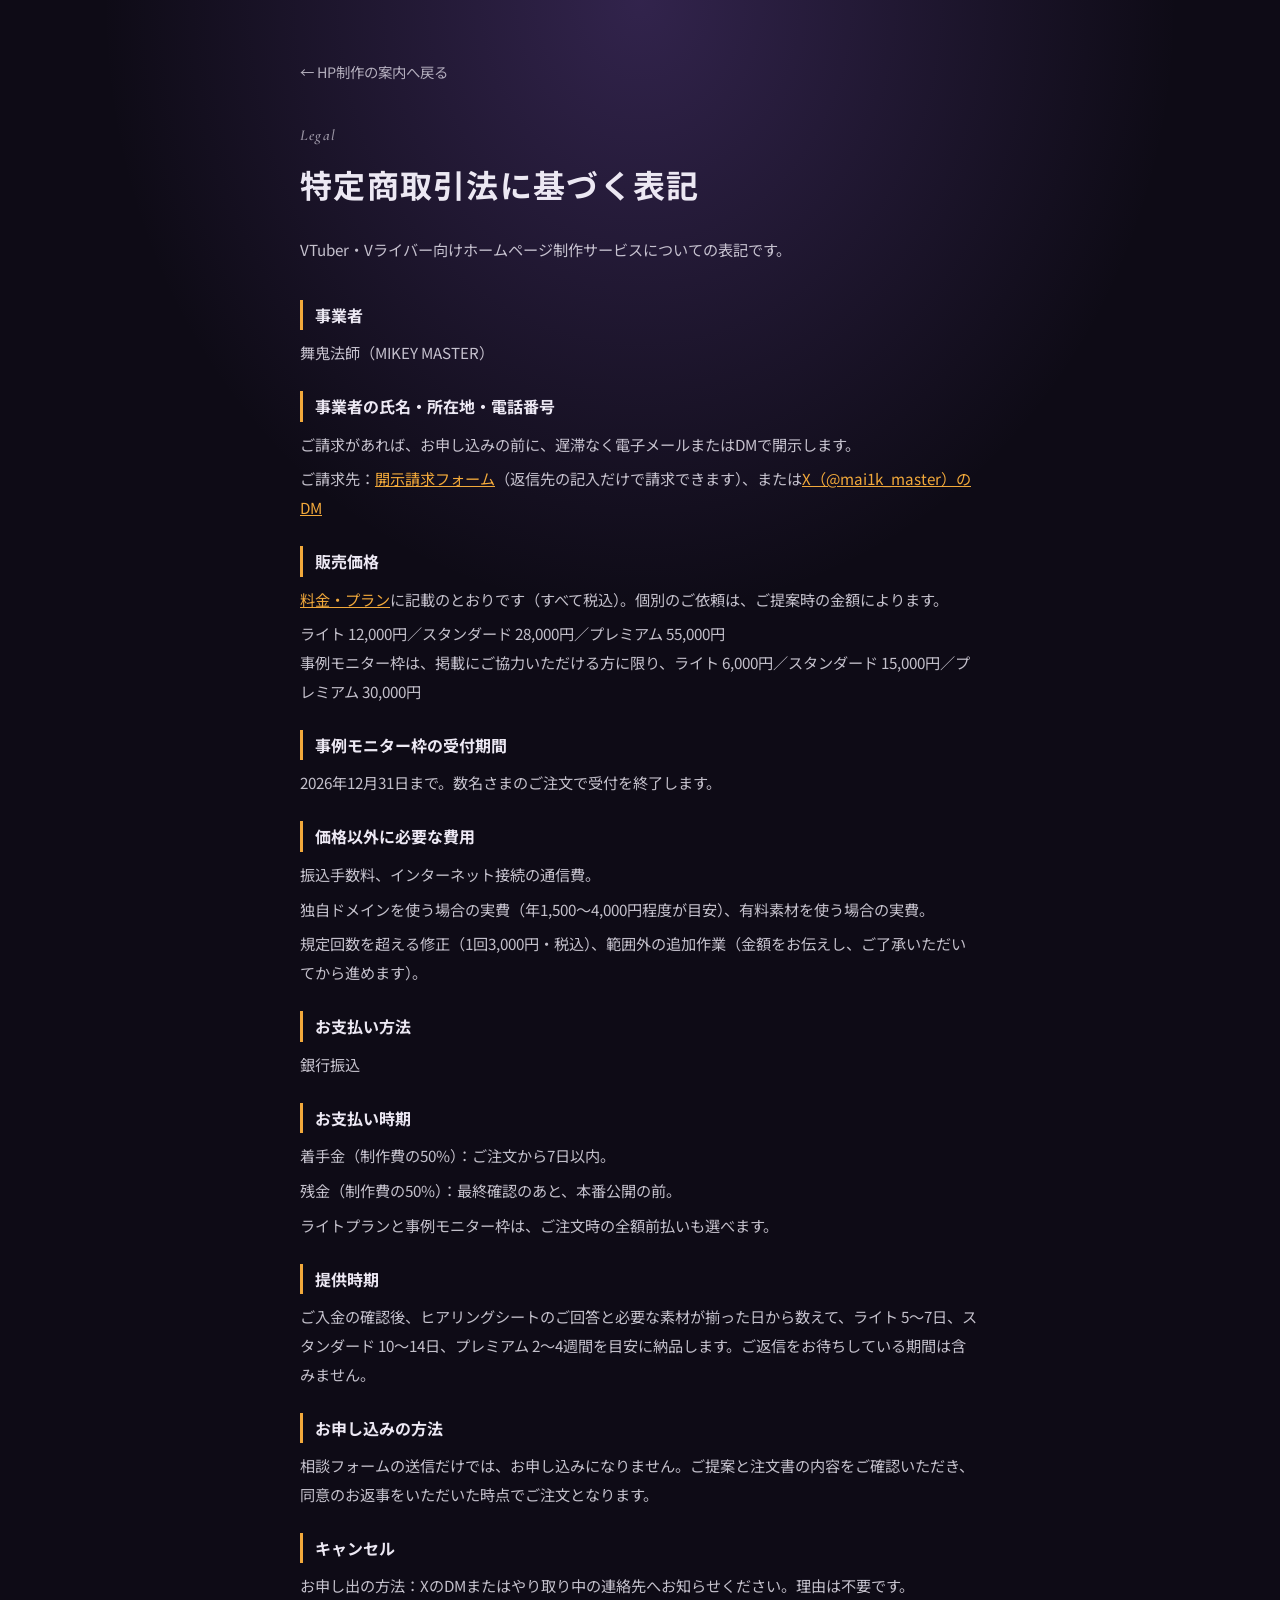
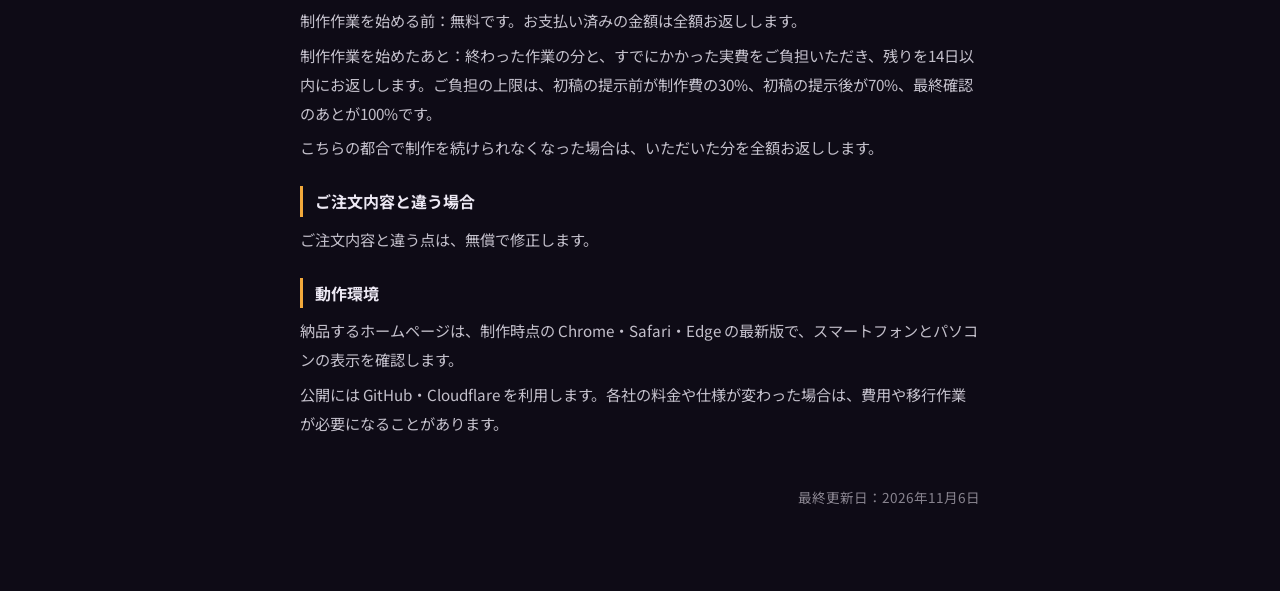
<file: tokushoho.html>
<!DOCTYPE html>
<html lang="ja">
<head>
  <meta charset="UTF-8">
  <meta name="viewport" content="width=device-width, initial-scale=1.0">
  <title>特定商取引法に基づく表記 | 舞鬼法師</title>
  <meta name="description" content="VTuber・Vライバー向けHP制作サービスの特定商取引法に基づく表記。">
  <link rel="canonical" href="https://mikey-master.pages.dev/tokushoho">
  <meta name="theme-color" content="#0e0b16">
  <link rel="icon" type="image/png" href="/assets/images/icons/favicon.png">
  <link rel="preconnect" href="https://fonts.googleapis.com">
  <link rel="preconnect" href="https://fonts.gstatic.com" crossorigin>
  <link href="https://fonts.googleapis.com/css2?family=Cormorant+Garamond:ital,wght@1,600&family=Noto+Sans+JP:wght@400;700&display=swap" rel="stylesheet">
  <style>
    /* 公式サイト（style.css）と同じ配色。読み物なので装飾は最小限 */
    * { margin: 0; padding: 0; box-sizing: border-box; }
    body {
      color: #ece8f3; font-family: 'Noto Sans JP', sans-serif; line-height: 1.9;
      background:
        radial-gradient(60% 40% at 50% 0%, rgba(143, 99, 217, 0.28), transparent 70%),
        #0e0b16;
      min-height: 100vh;
    }
    .wrap { max-width: 720px; margin: 0 auto; padding: 56px 20px 80px; }
    .back { display: inline-block; margin-bottom: 36px; color: rgba(236, 232, 243, 0.72); text-decoration: none; font-size: 0.9rem; }
    .back:hover { color: #f2a93b; }
    .en { font-family: 'Cormorant Garamond', serif; font-style: italic; font-weight: 600; color: rgba(236, 232, 243, 0.6); letter-spacing: 0.08em; }
    h1 { font-size: clamp(1.5rem, 5vw, 2rem); margin: 4px 0 20px; letter-spacing: 0.04em; }
    .lead { color: rgba(236, 232, 243, 0.82); margin-bottom: 36px; }
    h2 { font-size: 1.1rem; margin: 40px 0 12px; padding-left: 12px; border-left: 3px solid #f2a93b; }
    p, li { color: rgba(236, 232, 243, 0.82); font-size: 0.95rem; }
    p + p { margin-top: 10px; }
    ul { padding-left: 1.4em; margin: 8px 0 10px; }
    li + li { margin-top: 4px; }
    a { color: #f2a93b; }
    a:focus-visible { outline: 2px solid #f2a93b; outline-offset: 3px; }
    dl { margin-top: 8px; }
    dt { margin-top: 24px; padding-left: 12px; border-left: 3px solid #f2a93b; font-weight: 700; font-size: 1rem; }
    dd { margin-top: 8px; color: rgba(236, 232, 243, 0.82); font-size: 0.95rem; }
    dd + dd { margin-top: 6px; }
    .date { margin-top: 48px; text-align: right; font-size: 0.85rem; color: rgba(236, 232, 243, 0.55); }
  </style>
</head>
<body>
  <main class="wrap">
    <a href="/lp" class="back">← HP制作の案内へ戻る</a>
    <p class="en">Legal</p>
    <h1>特定商取引法に基づく表記</h1>
    <p class="lead">VTuber・Vライバー向けホームページ制作サービスについての表記です。</p>

    <dl>
      <dt>事業者</dt>
      <dd>舞鬼法師（MIKEY MASTER）</dd>
      <dt>事業者の氏名・所在地・電話番号</dt>
      <dd>ご請求があれば、お申し込みの前に、遅滞なく電子メールまたはDMで開示します。</dd>
      <dd>ご請求先：<a href="https://docs.google.com/forms/d/e/1FAIpQLSeozFbBk54vT31B4fBR2PBfF9dVXZXONfCDvrsgZPg8EdeT4A/viewform" target="_blank" rel="noopener">開示請求フォーム</a>（返信先の記入だけで請求できます）、または<a href="https://x.com/mai1k_master" target="_blank" rel="noopener">X（@mai1k_master）のDM</a></dd>
      <dt>販売価格</dt>
      <dd><a href="/lp#plans">料金・プラン</a>に記載のとおりです（すべて税込）。個別のご依頼は、ご提案時の金額によります。</dd>
      <dd>ライト 12,000円／スタンダード 28,000円／プレミアム 55,000円<br>事例モニター枠は、掲載にご協力いただける方に限り、ライト 6,000円／スタンダード 15,000円／プレミアム 30,000円</dd>
      <dt>事例モニター枠の受付期間</dt>
      <dd>2026年12月31日まで。数名さまのご注文で受付を終了します。</dd>
      <dt>価格以外に必要な費用</dt>
      <dd>振込手数料、インターネット接続の通信費。</dd>
      <dd>独自ドメインを使う場合の実費（年1,500〜4,000円程度が目安）、有料素材を使う場合の実費。</dd>
      <dd>規定回数を超える修正（1回3,000円・税込）、範囲外の追加作業（金額をお伝えし、ご了承いただいてから進めます）。</dd>
      <dt>お支払い方法</dt>
      <dd>銀行振込</dd>
      <dt>お支払い時期</dt>
      <dd>着手金（制作費の50%）：ご注文から7日以内。</dd>
      <dd>残金（制作費の50%）：最終確認のあと、本番公開の前。</dd>
      <dd>ライトプランと事例モニター枠は、ご注文時の全額前払いも選べます。</dd>
      <dt>提供時期</dt>
      <dd>ご入金の確認後、ヒアリングシートのご回答と必要な素材が揃った日から数えて、ライト 5〜7日、スタンダード 10〜14日、プレミアム 2〜4週間を目安に納品します。ご返信をお待ちしている期間は含みません。</dd>
      <dt>お申し込みの方法</dt>
      <dd>相談フォームの送信だけでは、お申し込みになりません。ご提案と注文書の内容をご確認いただき、同意のお返事をいただいた時点でご注文となります。</dd>
      <dt>キャンセル</dt>
      <dd>お申し出の方法：XのDMまたはやり取り中の連絡先へお知らせください。理由は不要です。</dd>
      <dd>制作作業を始める前：無料です。お支払い済みの金額は全額お返しします。</dd>
      <dd>制作作業を始めたあと：終わった作業の分と、すでにかかった実費をご負担いただき、残りを14日以内にお返しします。ご負担の上限は、初稿の提示前が制作費の30%、初稿の提示後が70%、最終確認のあとが100%です。</dd>
      <dd>こちらの都合で制作を続けられなくなった場合は、いただいた分を全額お返しします。</dd>
      <dt>ご注文内容と違う場合</dt>
      <dd>ご注文内容と違う点は、無償で修正します。</dd>
      <dt>動作環境</dt>
      <dd>納品するホームページは、制作時点の Chrome・Safari・Edge の最新版で、スマートフォンとパソコンの表示を確認します。</dd>
      <dd>公開には GitHub・Cloudflare を利用します。各社の料金や仕様が変わった場合は、費用や移行作業が必要になることがあります。</dd>
    </dl>

    <p class="date">最終更新日：2026年11月6日</p>
  </main>
</body>
</html>
</file>
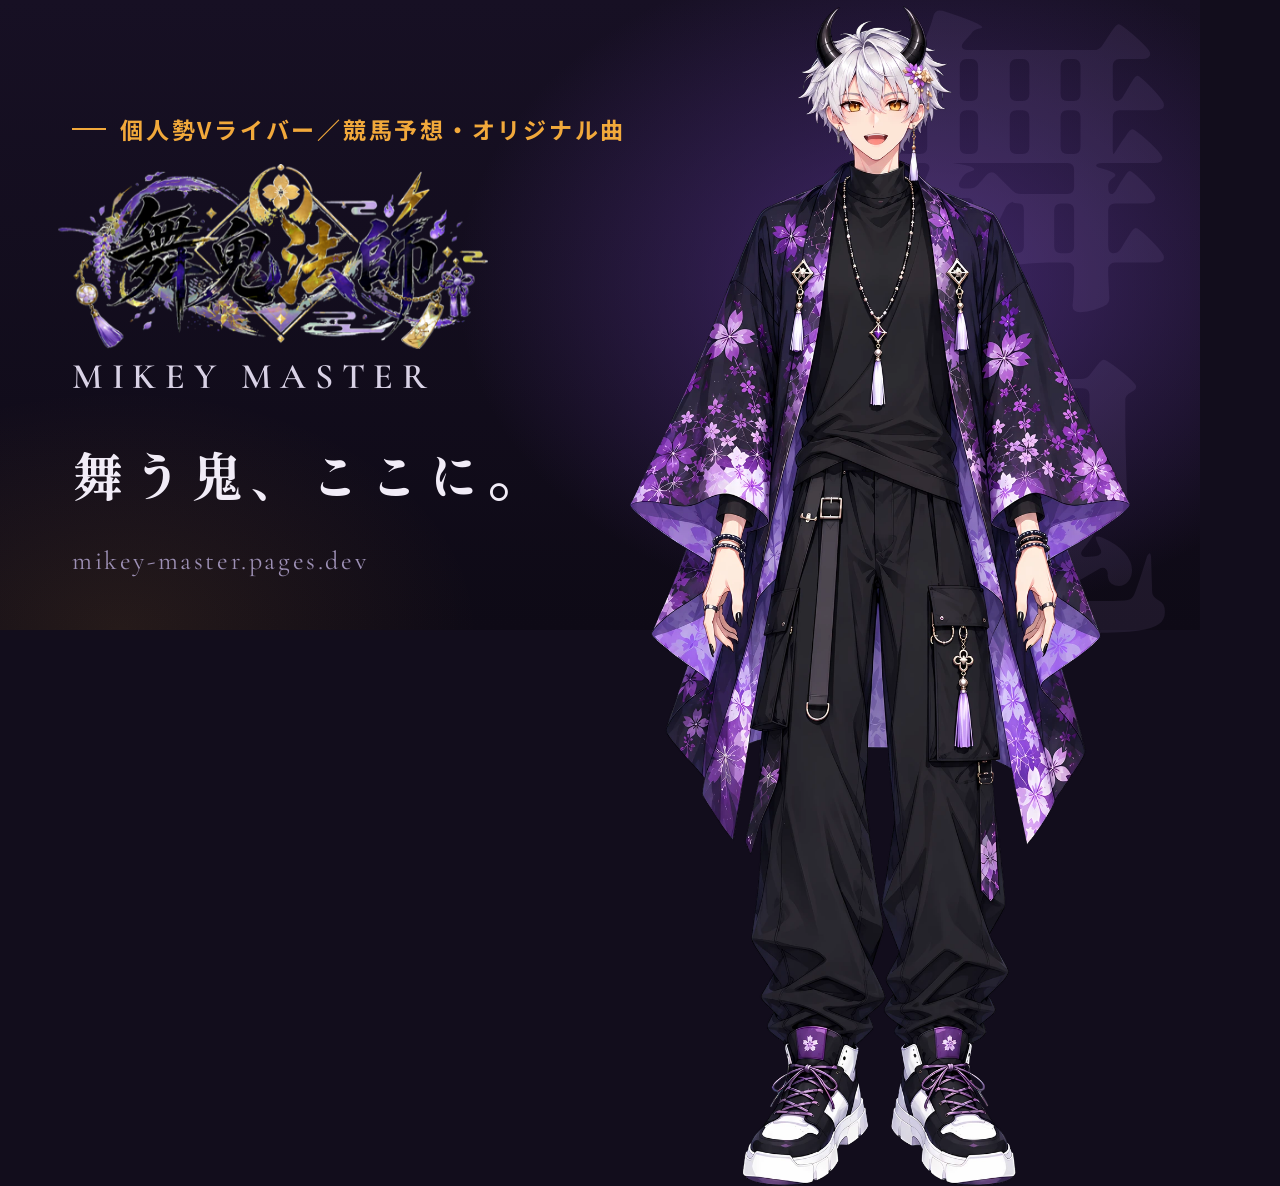
<file: docs/og-image.html>
<!doctype html><html lang="ja"><meta charset="utf-8">
<!-- 公式サイトのOGP画像（1200x630）の元。Chrome で 1200x630 に書き出して assets/images/og/og-image.png にする -->
<link href="https://fonts.googleapis.com/css2?family=Shippori+Mincho+B1:wght@700;800&family=Noto+Sans+JP:wght@500;700&family=Cormorant+Garamond:wght@500;600&display=swap" rel="stylesheet">
<style>
*{margin:0;padding:0;box-sizing:border-box}
body{width:1200px;height:630px;overflow:hidden;position:relative;background:#120d1c;color:#f1ecf7;font-family:'Noto Sans JP',sans-serif}
.bg{position:absolute;inset:0;background:radial-gradient(700px 520px at 76% 45%,rgba(104,62,170,.55),transparent 65%),radial-gradient(600px 400px at 10% 100%,rgba(242,169,59,.10),transparent 60%),linear-gradient(180deg,#171024,#0e0a16)}
.kanji{position:absolute;right:20px;top:-18px;font-family:'Shippori Mincho B1',serif;font-weight:800;font-size:320px;line-height:1.02;color:rgba(190,160,240,.085);text-align:center}
.kv{position:absolute;right:70px;top:6px;height:1180px}
.left{position:absolute;left:72px;top:112px;width:560px}
.eyebrow{display:flex;align-items:center;gap:14px;color:#f2a93b;font-weight:700;font-size:23px;letter-spacing:.12em;white-space:nowrap}
.eyebrow:before{content:"";flex:0 0 34px;height:2px;background:currentColor}
.logo{display:block;width:430px;margin:18px 0 6px -14px}
.en{font-family:'Cormorant Garamond',serif;font-weight:600;font-size:36px;letter-spacing:.24em;color:#d9d2e6}
.catch{font-family:'Shippori Mincho B1',serif;font-weight:800;font-size:52px;letter-spacing:.14em;margin-top:38px}
.url{position:absolute;left:72px;bottom:54px;font-family:'Cormorant Garamond',serif;font-size:26px;letter-spacing:.1em;color:#9d90b5}
</style>
<body><div class="bg"></div><div class="kanji">舞<br>鬼</div>
<img class="kv" src="../assets/images/kv-maiki.webp">
<div class="left"><div class="eyebrow">個人勢Vライバー／競馬予想・オリジナル曲</div>
<img class="logo" src="../assets/images/maiki-logo.png"><div class="en">MIKEY MASTER</div><div class="catch">舞う鬼、ここに。</div></div>
<div class="url">mikey-master.pages.dev</div></body></html>
</file>
